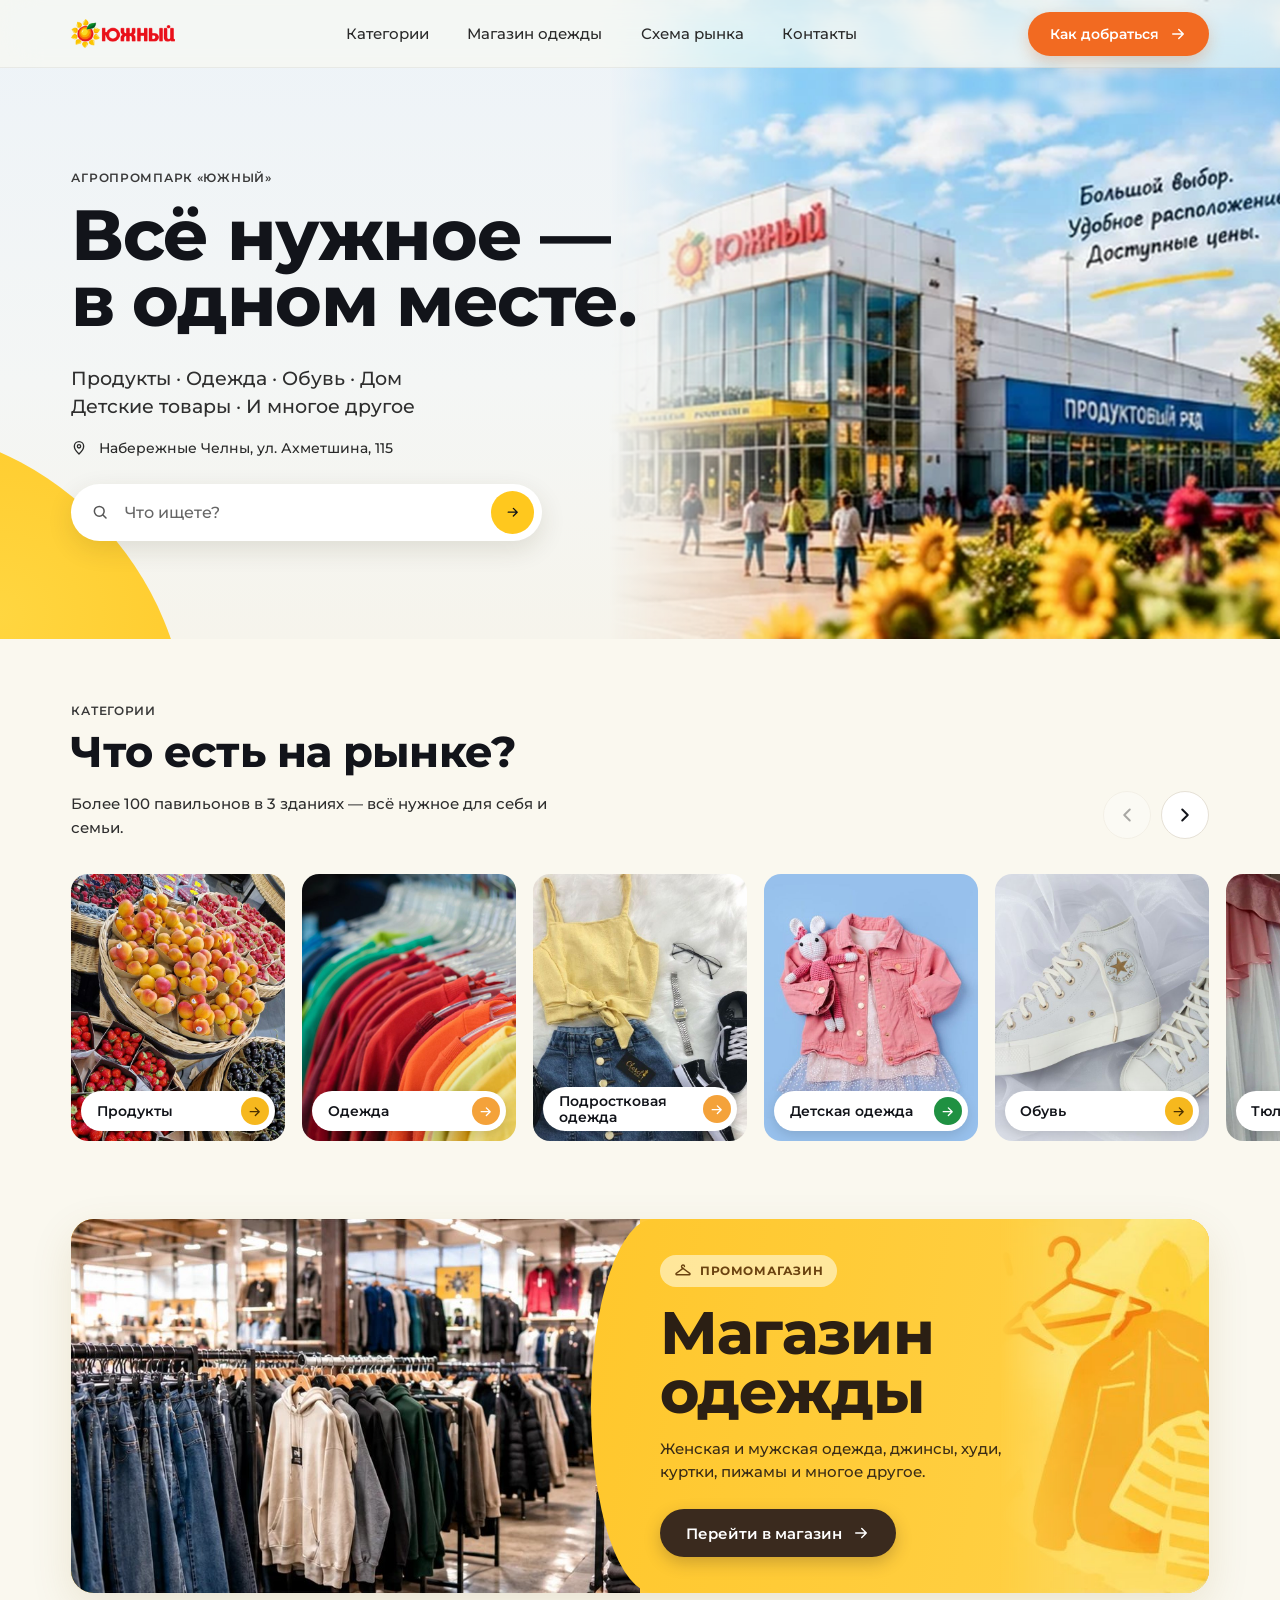
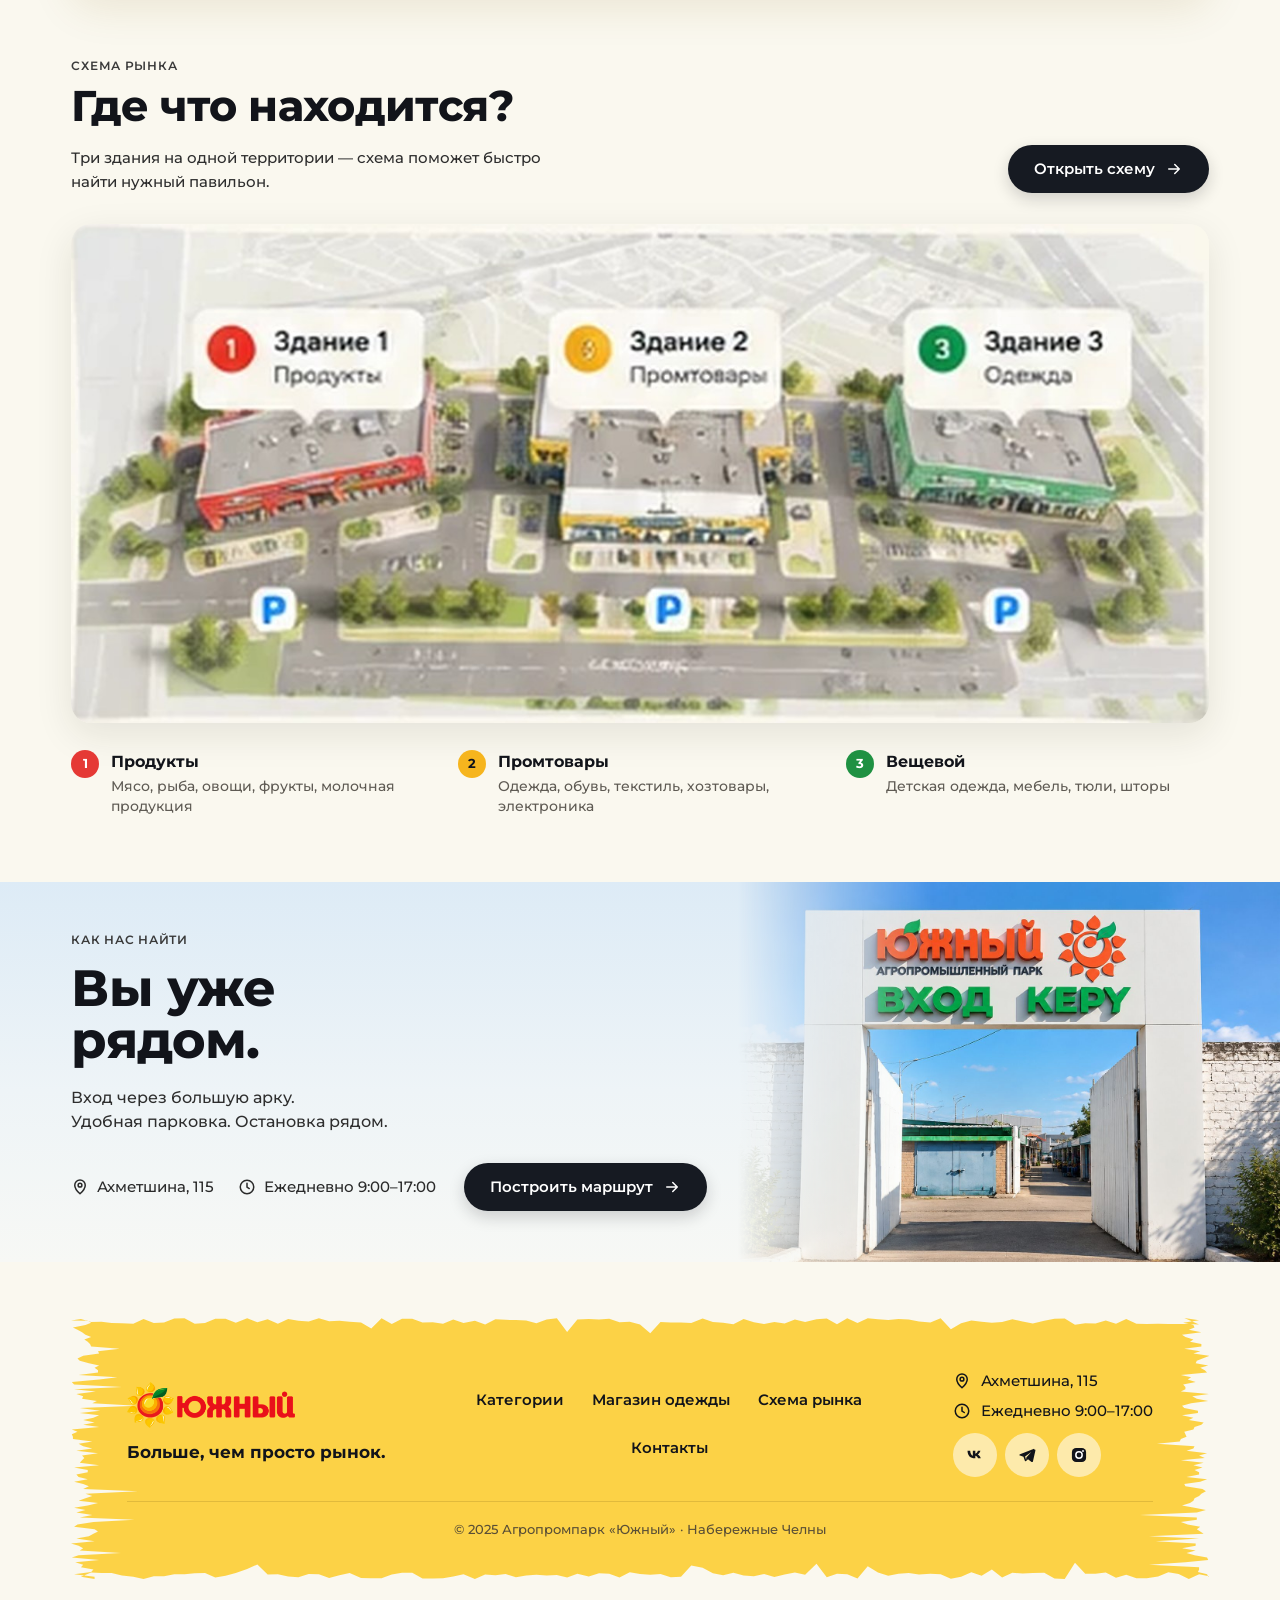
<file: index.html>
<!doctype html>
<html lang="ru">
<head>
  <meta charset="utf-8">
  <meta name="viewport" content="width=device-width, initial-scale=1">
  <title>Агропромпарк «Южный» — всё нужное в одном месте</title>
  <meta name="description" content="Агропромпарк «Южный»: продукты, одежда, обувь, товары для дома и детей. Набережные Челны, ул. Ахметшина, 115. Ежедневно 9:00–17:00.">
  <link rel="icon" type="image/png" href="assets/img/favicon.png">
  <link rel="apple-touch-icon" href="assets/img/favicon.png">
  <link rel="preconnect" href="https://fonts.googleapis.com">
  <link rel="preconnect" href="https://fonts.gstatic.com" crossorigin>
  <link href="https://fonts.googleapis.com/css2?family=Montserrat:wght@400..900&display=swap" rel="stylesheet">
  <link rel="stylesheet" href="assets/css/masks.css">
  <link rel="stylesheet" href="assets/css/base.css">
  <link rel="stylesheet" href="assets/css/home.css">
</head>
<body class="home">

<!--SPRITE:start-->
  <svg width="0" height="0" style="position:absolute" aria-hidden="true">
    <defs>
      <symbol id="i-arrow" viewBox="0 0 24 24"><path d="M5 12h14M13 6l6 6-6 6" fill="none" stroke="currentColor" stroke-width="2" stroke-linecap="round" stroke-linejoin="round"/></symbol>
      <symbol id="i-chev" viewBox="0 0 24 24"><path d="M9 6l6 6-6 6" fill="none" stroke="currentColor" stroke-width="2.4" stroke-linecap="round" stroke-linejoin="round"/></symbol>
      <symbol id="i-chev-l" viewBox="0 0 24 24"><path d="M15 6l-6 6 6 6" fill="none" stroke="currentColor" stroke-width="2.2" stroke-linecap="round" stroke-linejoin="round"/></symbol>
      <symbol id="i-pin" viewBox="0 0 24 24"><path d="M12 21s-7-6.2-7-11.5A7 7 0 0 1 19 9.5C19 14.8 12 21 12 21z" fill="none" stroke="currentColor" stroke-width="2" stroke-linejoin="round"/><circle cx="12" cy="9.5" r="2.5" fill="none" stroke="currentColor" stroke-width="2"/></symbol>
      <symbol id="i-pin-fill" viewBox="0 0 24 24"><path d="M12 22s-7.5-6.5-7.5-12.3a7.5 7.5 0 0 1 15 0C19.5 15.5 12 22 12 22z" fill="currentColor"/><circle cx="12" cy="9.7" r="2.8" fill="#fff"/></symbol>
      <symbol id="i-clock" viewBox="0 0 24 24"><circle cx="12" cy="12" r="9" fill="none" stroke="currentColor" stroke-width="2"/><path d="M12 7v5l3 2" fill="none" stroke="currentColor" stroke-width="2" stroke-linecap="round"/></symbol>
      <symbol id="i-route" viewBox="0 0 24 24"><circle cx="6" cy="18" r="2.5" fill="none" stroke="currentColor" stroke-width="2"/><circle cx="18" cy="6" r="2.5" fill="none" stroke="currentColor" stroke-width="2"/><path d="M8.5 18H16a3 3 0 0 0 0-6H8a3 3 0 0 1 0-6h7.5" fill="none" stroke="currentColor" stroke-width="2" stroke-linecap="round"/></symbol>
      <symbol id="i-nav" viewBox="0 0 24 24"><circle cx="12" cy="12" r="9.5" fill="none" stroke="currentColor" stroke-width="2"/><path d="M16.5 7.5l-3 9-2-4-4-2z" fill="none" stroke="currentColor" stroke-width="1.8" stroke-linejoin="round"/></symbol>
      <symbol id="i-phone" viewBox="0 0 24 24"><path d="M6.6 3.5h2.6l1.5 4-2 1.3a11 11 0 0 0 6.5 6.5l1.3-2 4 1.5v2.6a2 2 0 0 1-2.2 2A16.5 16.5 0 0 1 4.6 5.7a2 2 0 0 1 2-2.2z" fill="none" stroke="currentColor" stroke-width="1.9" stroke-linejoin="round"/></symbol>
      <symbol id="i-wa" viewBox="0 0 24 24"><path d="M12 2.5A9.5 9.5 0 0 0 3.8 16.8L2.5 21.5l4.8-1.3A9.5 9.5 0 1 0 12 2.5z" fill="none" stroke="currentColor" stroke-width="1.8" stroke-linejoin="round"/><path d="M8.7 7.6c.3-.6.6-.6 1-.6h.6c.2 0 .4.1.6.5l.8 1.9c.1.3 0 .6-.2.8l-.6.7c-.2.2-.2.4 0 .7a7.4 7.4 0 0 0 3.5 3c.3.1.5.1.7-.1l.8-1c.2-.3.5-.3.8-.2l1.8.9c.3.1.4.3.4.6 0 .5-.2 1.4-1 1.9-.8.5-1.9.6-3.7-.1a10.3 10.3 0 0 1-5-4.5c-.7-1.3-.8-2.4-.5-3.2z" fill="currentColor"/></symbol>
      <symbol id="i-heart" viewBox="0 0 24 24"><path d="M12 20s-7.5-4.6-7.5-10.2A4.3 4.3 0 0 1 12 7.2a4.3 4.3 0 0 1 7.5 2.6C19.5 15.4 12 20 12 20z" fill="none" stroke="currentColor" stroke-width="1.6" stroke-linejoin="round"/></symbol>
      <symbol id="i-menu" viewBox="0 0 24 24"><path d="M4 7h16M4 12h16M4 17h16" stroke="currentColor" stroke-width="2" stroke-linecap="round"/></symbol>
      <symbol id="i-close" viewBox="0 0 24 24"><path d="M6 6l12 12M18 6L6 18" stroke="currentColor" stroke-width="2" stroke-linecap="round"/></symbol>
      <symbol id="i-vk" viewBox="0 0 24 24"><path d="M3 7h3.2c.2 3.9 1.9 5.6 3.2 5.9V7h3v3.4c1.3-.1 2.6-1.6 3.1-3.4h3c-.5 2.2-2.1 3.8-3.2 4.5 1.1.5 2.9 1.9 3.6 4.5h-3.3c-.6-1.7-1.9-3-3.2-3.1V16h-.4C6.300 16 3.2 13 3 7z" fill="currentColor"/></symbol>
      <symbol id="i-tg" viewBox="0 0 24 24"><path d="M20.5 4.5L3.6 11c-.9.4-.9 1.4 0 1.7l4.200 1.3 1.6 5c.2.6 1 .8 1.5.300l2.300-2.200 4.300 3.200c.6.4 1.400.1 1.600-.6l3-13.100c.2-.9-.6-1.600-1.600-1.100zM9.700 13.800l7.400-5.400-5.900 6.600-.3 2.900z" fill="currentColor"/></symbol>
      <symbol id="i-ig" viewBox="0 0 24 24"><rect x="3.5" y="3.5" width="17" height="17" rx="5" fill="currentColor"/><circle cx="12" cy="12" r="3.8" fill="none" stroke="#fff" stroke-width="1.8"/><circle cx="16.8" cy="7.2" r="1.1" fill="#fff"/></symbol>
      <symbol id="i-chev-r" viewBox="0 0 24 24"><path d="M9 6l6 6-6 6" fill="none" stroke="currentColor" stroke-width="2.2" stroke-linecap="round" stroke-linejoin="round"/></symbol>
      <symbol id="i-hanger" viewBox="0 0 24 24"><path d="M12 8.5V8a2 2 0 1 1 2-2M12 8.5 3 15.2a1 1 0 0 0 .6 1.8h16.8a1 1 0 0 0 .6-1.8L12 8.5z" fill="none" stroke="currentColor" stroke-width="1.8" stroke-linecap="round" stroke-linejoin="round"/></symbol>
      <symbol id="i-search" viewBox="0 0 24 24"><circle cx="11" cy="11" r="6.5" fill="none" stroke="currentColor" stroke-width="2"/><path d="M16 16l4 4" stroke="currentColor" stroke-width="2" stroke-linecap="round"/></symbol>
    </defs>
  </svg>
<!--SPRITE:end-->

<!--MENU:start-->
  <div class="menu" id="menu" hidden>
    <div class="menu__top">
      <a class="menu__logo" href="index.html"><img src="assets/img/logo.png" alt="Южный" width="1194" height="329"></a>
      <button class="menu__close" type="button" aria-label="Закрыть меню" data-menu-close><svg><use href="#i-close"/></svg></button>
    </div>
    <nav class="menu__list" aria-label="Меню">
      <a href="#categories" data-menu-close>Категории <svg><use href="#i-chev"/></svg></a>
      <a href="odezhda.html" data-menu-close>Магазин одежды <svg><use href="#i-chev"/></svg></a>
      <a href="#map" data-menu-close>Схема рынка <svg><use href="#i-chev"/></svg></a>
      <a href="#contacts" data-menu-close>Контакты <svg><use href="#i-chev"/></svg></a>
    </nav>
    <a class="btn btn--orange menu__cta" href="#route" data-menu-close><svg class="ic"><use href="#i-route"/></svg>Как добраться<svg class="ic"><use href="#i-arrow"/></svg></a>
    <p class="menu__meta">Ахметшина, 115 · Ежедневно 9:00–17:00</p>
  </div>
<!--MENU:end-->

  <div class="page" id="top">

<!--HEADER:start-->
    <header class="hdr" data-hdr>
      <div class="hdr__in">
        <a class="hdr__logo" href="index.html" aria-label="Южный — на главную">
          <img src="assets/img/logo.png" alt="Южный" width="1194" height="329">
        </a>
        <nav class="hdr__nav" aria-label="Основное меню">
          <a href="#categories">Категории</a>
          <a href="odezhda.html">Магазин одежды</a>
          <a href="#map">Схема рынка</a>
          <a href="#contacts">Контакты</a>
        </nav>
        <a class="btn btn--orange hdr__cta" href="#route">Как добраться <svg class="ic"><use href="#i-arrow"/></svg></a>
        <button class="hdr__burger" type="button" aria-label="Открыть меню" aria-controls="menu" aria-expanded="false" data-menu-open>
          <svg><use href="#i-menu"/></svg>
        </button>
      </div>
    </header>
<!--HEADER:end-->

    <main>
      <!-- ===== Первый экран ===== -->
      <section class="hero" id="search">
        <div class="frame hero__in">
          <picture>
            <source media="(max-width: 1023px)" srcset="assets/img/home/hero-m.jpg">
            <img class="hero__photo" src="assets/img/home/hero.jpg" alt="Здание агропромпарка «Южный» с подсолнухами у входа">
          </picture>
          <span class="hero__sun" aria-hidden="true"></span>
          <div class="hero__text">
            <p class="kicker">Агропромпарк «Южный»</p>
            <h1 class="hero__title">Всё нужное —<br>в&nbsp;одном месте.</h1>
            <p class="hero__lead">Продукты · Одежда · Обувь · Дом<br>Детские товары · И многое другое</p>
            <p class="addr"><svg><use href="#i-pin"/></svg>Набережные Челны, ул. Ахметшина, 115</p>
            <form class="search" role="search" data-search>
              <svg class="search__ic"><use href="#i-search"/></svg>
              <input type="search" name="q" placeholder="Что ищете?" aria-label="Что ищете?" autocomplete="off">
              <button type="submit" aria-label="Найти"><svg><use href="#i-arrow"/></svg></button>
            </form>
          </div>
        </div>
      </section>

      <!-- ===== Категории ===== -->
      <section class="cats sec" id="categories">
        <div class="frame cats__in">
          <div class="sec__head">
            <div>
              <p class="kicker">Категории</p>
              <h2 class="h2">Что есть на рынке?</h2>
              <p class="sec__lead">Более 100 павильонов в 3 зданиях — всё нужное для себя и семьи.</p>
            </div>
            <div class="cats__nav">
              <button class="round-btn" type="button" data-carousel-prev aria-label="Назад"><svg><use href="#i-chev-l"/></svg></button>
              <button class="round-btn" type="button" data-carousel-next aria-label="Вперёд"><svg><use href="#i-chev-r"/></svg></button>
            </div>
          </div>
        </div>
        <div class="carousel" data-carousel>
          <ul class="carousel__track" data-carousel-track>
            <li><a class="cc" href="#" data-q="продукты еда мясо рыба овощи фрукты молоко"><img src="assets/img/cat/produkty.jpg" alt="" loading="lazy" width="640" height="800"><span class="pill">Продукты <i class="pill__go go--amber"><svg><use href="#i-arrow"/></svg></i></span></a></li>
            <li><a class="cc" href="odezhda.html" data-q="одежда женская мужская джинсы худи куртки пижамы"><img src="assets/img/cat/odezhda.jpg" alt="" loading="lazy" width="640" height="800"><span class="pill">Одежда <i class="pill__go go--orange"><svg><use href="#i-arrow"/></svg></i></span></a></li>
            <li><a class="cc" href="#" data-q="подростковая одежда"><img src="assets/img/cat/podrostkovaya.jpg" alt="" loading="lazy" width="640" height="800"><span class="pill">Подростковая одежда <i class="pill__go go--orange"><svg><use href="#i-arrow"/></svg></i></span></a></li>
            <li><a class="cc" href="#" data-q="детская одежда дети"><img src="assets/img/cat/detskaya.jpg" alt="" loading="lazy" width="640" height="800"><span class="pill">Детская одежда <i class="pill__go go--green"><svg><use href="#i-arrow"/></svg></i></span></a></li>
            <li><a class="cc" href="#" data-q="обувь кеды кроссовки ботинки"><img src="assets/img/cat/obuv.jpg" alt="" loading="lazy" width="640" height="800"><span class="pill">Обувь <i class="pill__go go--amber"><svg><use href="#i-arrow"/></svg></i></span></a></li>
            <li><a class="cc" href="#" data-q="тюли шторы карнизы текстиль дом"><img src="assets/img/cat/tyuli.jpg" alt="" loading="lazy" width="640" height="800"><span class="pill">Тюли и шторы <i class="pill__go go--green"><svg><use href="#i-arrow"/></svg></i></span></a></li>
            <li><a class="cc" href="#" data-q="хозтовары бытовая химия посуда дом"><img src="assets/img/cat/hoztovary.jpg" alt="" loading="lazy" width="640" height="800"><span class="pill">Хозтовары и химия <i class="pill__go go--blue"><svg><use href="#i-arrow"/></svg></i></span></a></li>
            <li><a class="cc" href="#" data-q="электроника электрика лампы техника"><img src="assets/img/cat/elektro.jpg" alt="" loading="lazy" width="640" height="800"><span class="pill">Электроника <i class="pill__go go--blue"><svg><use href="#i-arrow"/></svg></i></span></a></li>
            <li><a class="cc" href="#" data-q="инструменты"><img src="assets/img/cat/instrumenty.jpg" alt="" loading="lazy" width="640" height="800"><span class="pill">Инструменты <i class="pill__go go--orange"><svg><use href="#i-arrow"/></svg></i></span></a></li>
            <li><a class="cc" href="#" data-q="военторг камуфляж спецодежда"><img src="assets/img/cat/voentorg.jpg" alt="" loading="lazy" width="640" height="800"><span class="pill">Военторг <i class="pill__go go--green"><svg><use href="#i-arrow"/></svg></i></span></a></li>
            <li><a class="cc" href="#" data-q="турецкая бытовая химия"><img src="assets/img/cat/turetskoe.jpg" alt="" loading="lazy" width="640" height="800"><span class="pill">Турецкая химия <i class="pill__go go--blue"><svg><use href="#i-arrow"/></svg></i></span></a></li>
            <li><a class="cc" href="#" data-q="игрушки детские товары дети"><img src="assets/img/cat/igrushki.jpg" alt="" loading="lazy" width="640" height="800"><span class="pill">Игрушки <i class="pill__go go--amber"><svg><use href="#i-arrow"/></svg></i></span></a></li>
            <li><a class="cc" href="#" data-q="комбикорм корм животные птица"><img src="assets/img/cat/kombikorm.jpg" alt="" loading="lazy" width="640" height="800"><span class="pill">Комбикорм <i class="pill__go go--green"><svg><use href="#i-arrow"/></svg></i></span></a></li>
          </ul>
        </div>
        <p class="cats__empty" data-search-empty hidden>Такой категории пока нет на сайте — спросите в администрации рынка: <a href="tel:+78552473035">+7 (8552) 47-30-35</a></p>
      </section>

      <!-- ===== Промо: Магазин одежды ===== -->
      <section class="promo sec" aria-label="Магазин одежды">
        <div class="frame">
          <a class="promo__card" href="odezhda.html">
            <img class="promo__photo" src="assets/img/promo-odezhda.jpg" alt="Магазин одежды: джинсы, худи и куртки на вешалках" loading="lazy">
            <span class="promo__body">
              <img class="promo__decor" src="assets/img/promo-decor.jpg" alt="" aria-hidden="true" loading="lazy">
              <span class="promo__tag"><svg><use href="#i-hanger"/></svg>Промомагазин</span>
              <span class="promo__title">Магазин<br>одежды</span>
              <span class="promo__lead">Женская и мужская одежда, джинсы, худи, куртки, пижамы и многое другое.</span>
              <span class="btn btn--brown promo__btn">Перейти в магазин <svg class="ic"><use href="#i-arrow"/></svg></span>
            </span>
          </a>
        </div>
      </section>

      <!-- ===== Схема рынка ===== -->
      <section class="map sec" id="map">
        <div class="frame map__in">
          <div class="sec__head">
            <div>
              <p class="kicker">Схема рынка</p>
              <h2 class="h2">Где что находится?</h2>
              <p class="sec__lead">Три здания на одной территории — схема поможет быстро найти нужный павильон.</p>
            </div>
            <a class="btn btn--dark map__btn" href="assets/img/plan.jpg" target="_blank">Открыть схему <svg class="ic"><use href="#i-arrow"/></svg></a>
          </div>
          <div class="map__img">
            <img src="assets/img/home/map.jpg" alt="Схема рынка: здание 1 — продукты, здание 2 — промтовары, здание 3 — одежда" loading="lazy">
          </div>
          <ol class="legend">
            <li><i class="legend__n n--red">1</i><b>Продукты</b><span>Мясо, рыба, овощи, фрукты, молочная продукция</span></li>
            <li><i class="legend__n n--yellow">2</i><b>Промтовары</b><span>Одежда, обувь, текстиль, хозтовары, электроника</span></li>
            <li><i class="legend__n n--green">3</i><b>Вещевой</b><span>Детская одежда, мебель, тюли, шторы</span></li>
          </ol>
        </div>
      </section>

      <!-- ===== Как добраться ===== -->
      <section class="near" id="route">
        <div class="frame near__in">
          <img class="near__photo" src="assets/img/entrance.jpg" alt="Белая арка «Южный» — вход на территорию рынка" loading="lazy">
          <div class="near__text">
            <p class="kicker">Как нас найти</p>
            <h2 class="h2 near__title"><span class="d-only">Вы уже<br>рядом.</span><span class="m-only">Как добраться?</span></h2>
            <p class="near__lead">Вход через большую арку.<br>Удобная парковка. Остановка рядом.</p>
            <div class="near__row">
              <ul class="near__info">
                <li><svg><use href="#i-pin"/></svg>Ахметшина, 115</li>
                <li><svg><use href="#i-clock"/></svg>Ежедневно 9:00–17:00</li>
              </ul>
              <a class="btn btn--dark near__btn" href="https://yandex.ru/maps/?text=%D0%9D%D0%B0%D0%B1%D0%B5%D1%80%D0%B5%D0%B6%D0%BD%D1%8B%D0%B5%20%D0%A7%D0%B5%D0%BB%D0%BD%D1%8B%2C%20%D0%90%D1%85%D0%BC%D0%B5%D1%82%D1%88%D0%B8%D0%BD%D0%B0%2C%20115" target="_blank" rel="noopener">Построить маршрут <svg class="ic"><use href="#i-arrow"/></svg></a>
            </div>
          </div>
        </div>
      </section>
    </main>

<!--FOOTER:start-->
    <footer class="ftr" id="contacts">
      <div class="ftr__card">
        <div class="ftr__brand">
          <a class="ftr__logo" href="index.html"><img src="assets/img/logo.png" alt="Южный" width="1194" height="329"></a>
          <p class="ftr__slogan">Больше, чем просто рынок.</p>
        </div>
        <nav class="ftr__nav" aria-label="Меню в подвале">
          <a href="#categories">Категории</a>
          <a href="odezhda.html">Магазин одежды</a>
          <a href="#map">Схема рынка</a>
          <a href="#contacts">Контакты</a>
        </nav>
        <div class="ftr__contacts">
          <p><svg><use href="#i-pin"/></svg>Ахметшина, 115</p>
          <p><svg><use href="#i-clock"/></svg>Ежедневно 9:00–17:00</p>
          <div class="ftr__soc">
            <a href="#" aria-label="ВКонтакте"><svg><use href="#i-vk"/></svg></a>
            <a href="#" aria-label="Telegram"><svg><use href="#i-tg"/></svg></a>
            <a href="#" aria-label="Instagram"><svg><use href="#i-ig"/></svg></a>
          </div>
        </div>
        <p class="ftr__info">© 2025 Агропромпарк «Южный» · Набережные Челны</p>
      </div>
    </footer>
<!--FOOTER:end-->
  </div>

  <script src="assets/js/main.js"></script>
</body>
</html>
</file>
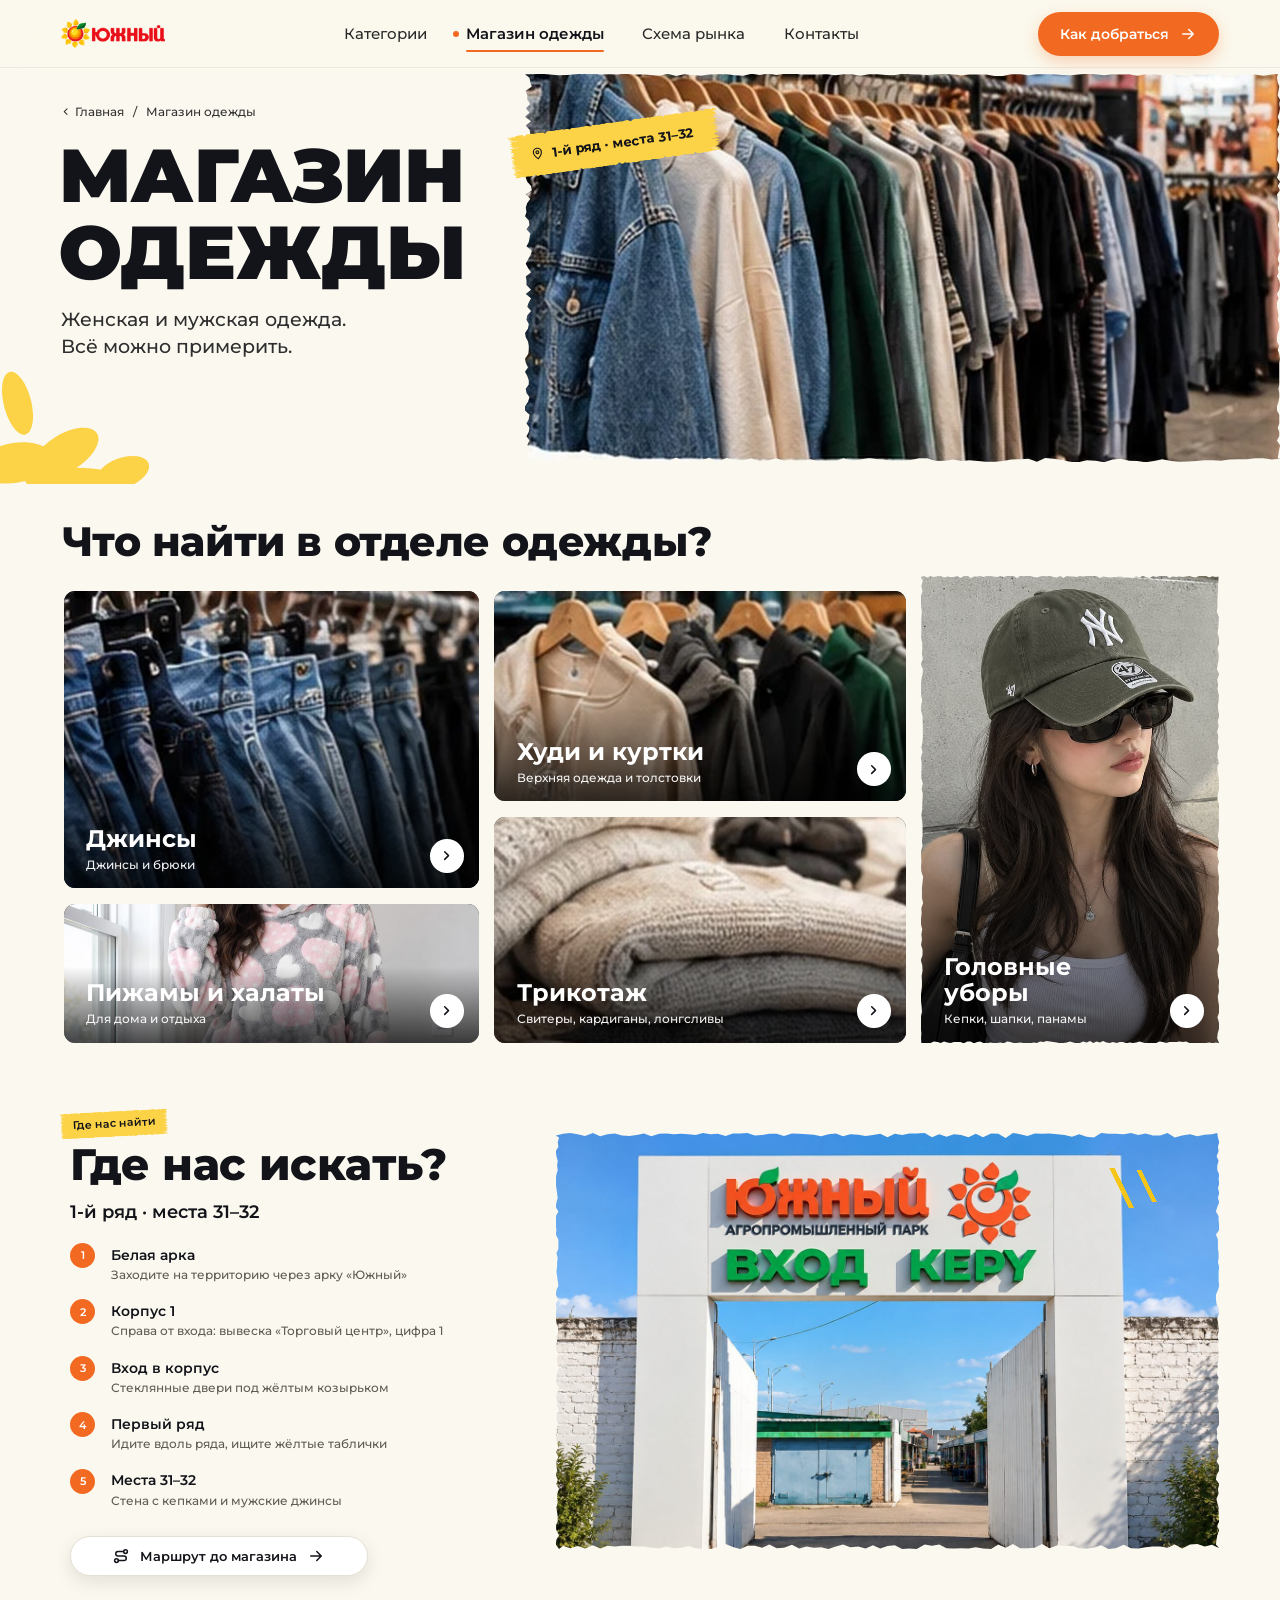
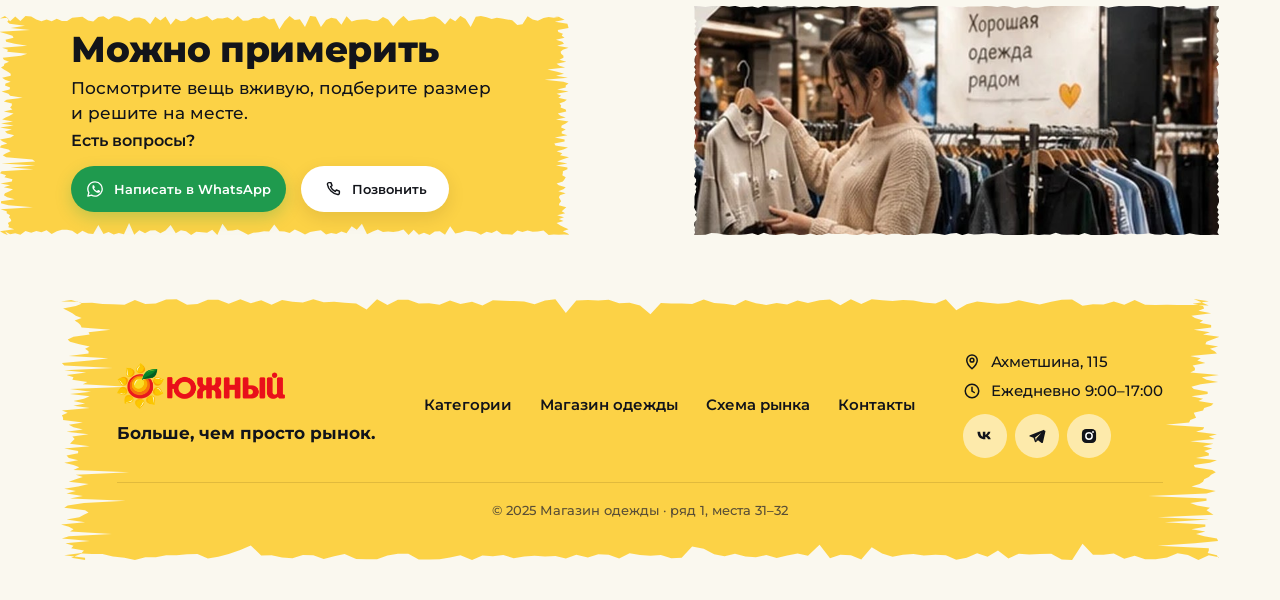
<file: odezhda.html>
<!doctype html>
<html lang="ru">
<head>
  <meta charset="utf-8">
  <meta name="viewport" content="width=device-width, initial-scale=1">
  <title>Магазин одежды — Южный</title>
  <meta name="description" content="Магазин одежды на рынке «Южный»: женская и мужская одежда, всё можно примерить. 1-й ряд, места 31–32.">
  <link rel="icon" type="image/png" href="assets/img/favicon.png">
  <link rel="apple-touch-icon" href="assets/img/favicon.png">
  <link rel="preconnect" href="https://fonts.googleapis.com">
  <link rel="preconnect" href="https://fonts.gstatic.com" crossorigin>
  <link href="https://fonts.googleapis.com/css2?family=Montserrat:wght@400..900&display=swap" rel="stylesheet">
  <link rel="stylesheet" href="assets/css/masks.css">
  <link rel="stylesheet" href="assets/css/base.css">
  <link rel="stylesheet" href="assets/css/odezhda.css">
</head>
<body>

<!--SPRITE:start-->
  <svg width="0" height="0" style="position:absolute" aria-hidden="true">
    <defs>
      <symbol id="i-arrow" viewBox="0 0 24 24"><path d="M5 12h14M13 6l6 6-6 6" fill="none" stroke="currentColor" stroke-width="2" stroke-linecap="round" stroke-linejoin="round"/></symbol>
      <symbol id="i-chev" viewBox="0 0 24 24"><path d="M9 6l6 6-6 6" fill="none" stroke="currentColor" stroke-width="2.4" stroke-linecap="round" stroke-linejoin="round"/></symbol>
      <symbol id="i-chev-l" viewBox="0 0 24 24"><path d="M15 6l-6 6 6 6" fill="none" stroke="currentColor" stroke-width="2.2" stroke-linecap="round" stroke-linejoin="round"/></symbol>
      <symbol id="i-pin" viewBox="0 0 24 24"><path d="M12 21s-7-6.2-7-11.5A7 7 0 0 1 19 9.5C19 14.8 12 21 12 21z" fill="none" stroke="currentColor" stroke-width="2" stroke-linejoin="round"/><circle cx="12" cy="9.5" r="2.5" fill="none" stroke="currentColor" stroke-width="2"/></symbol>
      <symbol id="i-pin-fill" viewBox="0 0 24 24"><path d="M12 22s-7.5-6.5-7.5-12.3a7.5 7.5 0 0 1 15 0C19.5 15.5 12 22 12 22z" fill="currentColor"/><circle cx="12" cy="9.7" r="2.8" fill="#fff"/></symbol>
      <symbol id="i-clock" viewBox="0 0 24 24"><circle cx="12" cy="12" r="9" fill="none" stroke="currentColor" stroke-width="2"/><path d="M12 7v5l3 2" fill="none" stroke="currentColor" stroke-width="2" stroke-linecap="round"/></symbol>
      <symbol id="i-route" viewBox="0 0 24 24"><circle cx="6" cy="18" r="2.5" fill="none" stroke="currentColor" stroke-width="2"/><circle cx="18" cy="6" r="2.5" fill="none" stroke="currentColor" stroke-width="2"/><path d="M8.5 18H16a3 3 0 0 0 0-6H8a3 3 0 0 1 0-6h7.5" fill="none" stroke="currentColor" stroke-width="2" stroke-linecap="round"/></symbol>
      <symbol id="i-nav" viewBox="0 0 24 24"><circle cx="12" cy="12" r="9.5" fill="none" stroke="currentColor" stroke-width="2"/><path d="M16.5 7.5l-3 9-2-4-4-2z" fill="none" stroke="currentColor" stroke-width="1.8" stroke-linejoin="round"/></symbol>
      <symbol id="i-phone" viewBox="0 0 24 24"><path d="M6.6 3.5h2.6l1.5 4-2 1.3a11 11 0 0 0 6.5 6.5l1.3-2 4 1.5v2.6a2 2 0 0 1-2.2 2A16.5 16.5 0 0 1 4.6 5.7a2 2 0 0 1 2-2.2z" fill="none" stroke="currentColor" stroke-width="1.9" stroke-linejoin="round"/></symbol>
      <symbol id="i-wa" viewBox="0 0 24 24"><path d="M12 2.5A9.5 9.5 0 0 0 3.8 16.8L2.5 21.5l4.8-1.3A9.5 9.5 0 1 0 12 2.5z" fill="none" stroke="currentColor" stroke-width="1.8" stroke-linejoin="round"/><path d="M8.7 7.6c.3-.6.6-.6 1-.6h.6c.2 0 .4.1.6.5l.8 1.9c.1.3 0 .6-.2.8l-.6.7c-.2.2-.2.4 0 .7a7.4 7.4 0 0 0 3.5 3c.3.1.5.1.7-.1l.8-1c.2-.3.5-.3.8-.2l1.8.9c.3.1.4.3.4.6 0 .5-.2 1.4-1 1.9-.8.5-1.9.6-3.7-.1a10.3 10.3 0 0 1-5-4.5c-.7-1.3-.8-2.4-.5-3.2z" fill="currentColor"/></symbol>
      <symbol id="i-heart" viewBox="0 0 24 24"><path d="M12 20s-7.5-4.6-7.5-10.2A4.3 4.3 0 0 1 12 7.2a4.3 4.3 0 0 1 7.5 2.6C19.5 15.4 12 20 12 20z" fill="none" stroke="currentColor" stroke-width="1.6" stroke-linejoin="round"/></symbol>
      <symbol id="i-menu" viewBox="0 0 24 24"><path d="M4 7h16M4 12h16M4 17h16" stroke="currentColor" stroke-width="2" stroke-linecap="round"/></symbol>
      <symbol id="i-close" viewBox="0 0 24 24"><path d="M6 6l12 12M18 6L6 18" stroke="currentColor" stroke-width="2" stroke-linecap="round"/></symbol>
      <symbol id="i-vk" viewBox="0 0 24 24"><path d="M3 7h3.2c.2 3.9 1.9 5.6 3.2 5.9V7h3v3.4c1.3-.1 2.6-1.6 3.1-3.4h3c-.5 2.2-2.1 3.8-3.2 4.5 1.1.5 2.9 1.9 3.6 4.5h-3.3c-.6-1.7-1.9-3-3.2-3.1V16h-.4C6.300 16 3.2 13 3 7z" fill="currentColor"/></symbol>
      <symbol id="i-tg" viewBox="0 0 24 24"><path d="M20.5 4.5L3.6 11c-.9.4-.9 1.4 0 1.7l4.200 1.3 1.6 5c.2.6 1 .8 1.5.300l2.300-2.200 4.300 3.200c.6.4 1.400.1 1.600-.6l3-13.100c.2-.9-.6-1.600-1.600-1.100zM9.700 13.800l7.400-5.400-5.900 6.600-.3 2.900z" fill="currentColor"/></symbol>
      <symbol id="i-ig" viewBox="0 0 24 24"><rect x="3.5" y="3.5" width="17" height="17" rx="5" fill="currentColor"/><circle cx="12" cy="12" r="3.8" fill="none" stroke="#fff" stroke-width="1.8"/><circle cx="16.8" cy="7.2" r="1.1" fill="#fff"/></symbol>
      <symbol id="i-chev-r" viewBox="0 0 24 24"><path d="M9 6l6 6-6 6" fill="none" stroke="currentColor" stroke-width="2.2" stroke-linecap="round" stroke-linejoin="round"/></symbol>
      <symbol id="i-hanger" viewBox="0 0 24 24"><path d="M12 8.5V8a2 2 0 1 1 2-2M12 8.5 3 15.2a1 1 0 0 0 .6 1.8h16.8a1 1 0 0 0 .6-1.8L12 8.5z" fill="none" stroke="currentColor" stroke-width="1.8" stroke-linecap="round" stroke-linejoin="round"/></symbol>
      <symbol id="i-search" viewBox="0 0 24 24"><circle cx="11" cy="11" r="6.5" fill="none" stroke="currentColor" stroke-width="2"/><path d="M16 16l4 4" stroke="currentColor" stroke-width="2" stroke-linecap="round"/></symbol>
    </defs>
  </svg>
<!--SPRITE:end-->

<!--MENU:start-->
  <div class="menu" id="menu" hidden>
    <div class="menu__top">
      <a class="menu__logo" href="index.html"><img src="assets/img/logo.png" alt="Южный" width="1194" height="329"></a>
      <button class="menu__close" type="button" aria-label="Закрыть меню" data-menu-close><svg><use href="#i-close"/></svg></button>
    </div>
    <nav class="menu__list" aria-label="Меню">
      <a href="index.html#categories" data-menu-close>Категории <svg><use href="#i-chev"/></svg></a>
      <a href="#top" class="is-active" aria-current="page" data-menu-close>Магазин одежды <svg><use href="#i-chev"/></svg></a>
      <a href="index.html#map" data-menu-close>Схема рынка <svg><use href="#i-chev"/></svg></a>
      <a href="#contacts" data-menu-close>Контакты <svg><use href="#i-chev"/></svg></a>
    </nav>
    <a class="btn btn--orange menu__cta" href="#where" data-menu-close><svg class="ic"><use href="#i-route"/></svg>Как добраться<svg class="ic"><use href="#i-arrow"/></svg></a>
    <p class="menu__meta">Ахметшина, 115 · Ежедневно 9:00–17:00</p>
  </div>
<!--MENU:end-->

  <div class="page" id="top">

<!--HEADER:start-->
    <header class="hdr" data-hdr>
      <div class="hdr__in">
        <a class="hdr__logo" href="index.html" aria-label="Южный — на главную">
          <img src="assets/img/logo.png" alt="Южный" width="1194" height="329">
        </a>
        <nav class="hdr__nav" aria-label="Основное меню">
          <a href="index.html#categories">Категории</a>
          <a href="#top" class="is-active" aria-current="page">Магазин одежды</a>
          <a href="index.html#map">Схема рынка</a>
          <a href="#contacts">Контакты</a>
        </nav>
        <a class="btn btn--orange hdr__cta" href="#where">Как добраться <svg class="ic"><use href="#i-arrow"/></svg></a>
        <button class="hdr__burger" type="button" aria-label="Открыть меню" aria-controls="menu" aria-expanded="false" data-menu-open>
          <svg><use href="#i-menu"/></svg>
        </button>
      </div>
    </header>
<!--HEADER:end-->

    <main>
      <!-- ===== Первый экран ===== -->
      <section class="hero">
        <div class="frame hero__in">
          <nav class="crumbs" aria-label="Хлебные крошки">
            <a href="index.html"><svg><use href="#i-chev-l"/></svg>Главная</a><span>/</span><span>Магазин одежды</span>
          </nav>
          <h1 class="hero__title">Магазин<br>одежды</h1>
          <p class="hero__lead">Женская и мужская одежда.<br>Всё можно примерить.</p>
          <div class="hero__media">
            <img class="torn torn--b" src="assets/img/hero.jpg" alt="Ряды с джинсами и куртками в магазине одежды">
            <span class="tag"><svg><use href="#i-pin"/></svg>1-й ряд · места 31–32</span>
          </div>
          <span class="splash splash--a" aria-hidden="true"></span>
          <span class="splash splash--b" aria-hidden="true"></span>
        </div>
      </section>

      <!-- ===== Категории ===== -->
      <section class="cats">
        <div class="frame cats__in">
          <h2 class="h2 cats__title">Что найти <br class="m-br">в отделе <br class="m-br2">одежды?</h2>
          <div class="cats__grid">
            <a class="card card--jeans" href="#where">
              <img src="assets/img/jeans.jpg" alt="" loading="lazy">
              <span class="card__body"><b>Джинсы</b><small>Джинсы и брюки</small></span>
              <span class="card__go"><svg><use href="#i-chev"/></svg></span>
            </a>
            <a class="card card--hoodies" href="#where">
              <img src="assets/img/hoodies.jpg" alt="" loading="lazy">
              <span class="card__body"><b>Худи и куртки</b><small>Верхняя одежда и толстовки</small></span>
              <span class="card__go"><svg><use href="#i-chev"/></svg></span>
            </a>
            <a class="card card--knit" href="#where">
              <img src="assets/img/knit.jpg" alt="" loading="lazy">
              <span class="card__body"><b>Трикотаж</b><small>Свитеры, кардиганы, лонгсливы</small></span>
              <span class="card__go"><svg><use href="#i-chev"/></svg></span>
            </a>
            <a class="card card--pajamas" href="#where">
              <img src="assets/img/pajamas.jpg" alt="" loading="lazy">
              <span class="card__body"><b>Пижамы и халаты</b><small>Для дома и отдыха</small></span>
              <span class="card__go"><svg><use href="#i-chev"/></svg></span>
            </a>
            <a class="card card--cap" href="#where">
              <img src="assets/img/cap.jpg" alt="" loading="lazy">
              <span class="card__body"><b>Головные уборы</b><small>Кепки, шапки, панамы</small></span>
              <span class="card__go"><svg><use href="#i-chev"/></svg></span>
            </a>
          </div>
        </div>
      </section>

      <!-- ===== Где нас искать ===== -->
      <section class="where" id="where">
        <div class="frame where__in">
          <div class="where__text">
            <span class="kicker">Где нас найти</span>
            <h2 class="h2 where__title">Где нас <br class="m-br">искать?</h2>
            <p class="where__place"><span class="where__pin"><svg><use href="#i-pin-fill"/></svg></span>1-й ряд · места 31–32</p>
            <ol class="steps">
              <li><b>Белая арка</b><span>Заходите на территорию через арку «Южный»</span></li>
              <li><b>Корпус 1</b><span>Справа от входа: вывеска «Торговый центр», цифра 1</span></li>
              <li><b>Вход в корпус</b><span>Стеклянные двери под жёлтым козырьком</span></li>
              <li><b>Первый ряд</b><span>Идите вдоль ряда, ищите жёлтые таблички</span></li>
              <li><b>Места 31–32</b><span>Стена с кепками и мужские джинсы</span></li>
            </ol>
            <a class="btn btn--ghost where__btn" href="https://yandex.ru/maps/?text=%D0%90%D1%85%D0%BC%D0%B5%D1%82%D1%88%D0%B8%D0%BD%D0%B0%2C%20115" target="_blank" rel="noopener"><svg class="ic"><use href="#i-route"/></svg>Маршрут до магазина<svg class="ic"><use href="#i-arrow"/></svg></a>
          </div>
          <div class="where__media">
            <img class="torn torn--c" src="assets/img/entrance.jpg" alt="Белая арка «Южный» — вход на территорию рынка" loading="lazy">
            <span class="doodle" aria-hidden="true"></span>
          </div>
        </div>
      </section>

      <!-- ===== Вы уже рядом (мобильная версия) ===== -->
      <section class="near" id="near">
        <div class="frame near__in">
          <div class="near__card">
            <h2 class="near__title">Вы уже<br>рядом.</h2>
            <p class="near__lead">Вход через большую арку. Удобная парковка. Остановка рядом.</p>
            <ul class="near__info">
              <li><svg><use href="#i-pin"/></svg>Ахметшина, 115</li>
              <li><svg><use href="#i-clock"/></svg>Ежедневно 9:00–17:00</li>
            </ul>
            <a class="btn btn--orange near__btn" href="https://yandex.ru/maps/?text=%D0%90%D1%85%D0%BC%D0%B5%D1%82%D1%88%D0%B8%D0%BD%D0%B0%2C%20115" target="_blank" rel="noopener"><svg class="ic"><use href="#i-nav"/></svg>Построить маршрут<svg class="ic"><use href="#i-arrow"/></svg></a>
          </div>
          <div class="near__more">
            <a class="more-link" href="index.html#categories">Смотрите другие<br>категории Южного <svg><use href="#i-arrow"/></svg></a>
            <div class="chips">
              <a href="index.html#categories">Продукты</a><a href="index.html#categories">Обувь</a><a href="index.html#categories">Дом и текстиль</a><a href="index.html#categories">Детские товары</a>
            </div>
          </div>
        </div>
      </section>

      <!-- ===== Можно примерить ===== -->
      <section class="try">
        <div class="frame try__in">
          <span class="try__band" aria-hidden="true"></span>
          <div class="try__text">
            <h2 class="h2 try__title">Можно примерить</h2>
            <p class="try__lead">Посмотрите вещь вживую, подберите размер <br class="d-br">и решите на месте.</p>
            <p class="try__q">Есть вопросы?</p>
            <div class="try__btns">
              <a class="btn btn--green" href="https://wa.me/70000000000" target="_blank" rel="noopener"><svg class="ic"><use href="#i-wa"/></svg>Написать в WhatsApp</a>
              <a class="btn btn--white" href="tel:+70000000000"><svg class="ic"><use href="#i-phone"/></svg>Позвонить</a>
            </div>
          </div>
          <picture class="try__media">
            <source media="(max-width: 1023px)" srcset="assets/img/tryon-portrait.jpg">
            <img class="torn torn--a" src="assets/img/tryon.jpg" alt="Девушка выбирает худи в магазине" loading="lazy">
          </picture>
        </div>
      </section>

      <!-- ===== Другие магазины (мобильная версия) ===== -->
      <section class="others">
        <div class="frame others__in">
          <img class="others__top torn torn--c" src="assets/img/tag.jpg" alt="Бирка с логотипом Южного на свитере" loading="lazy">
          <h2 class="h2 others__title">Другие<br>магазины<br>Южного</h2>
          <p class="others__lead">Выбирайте из сотен<br>товаров и категорий.</p>
          <div class="others__grid">
            <a class="mini" href="index.html#categories"><img src="assets/img/cat/produkty.jpg" alt="" loading="lazy"><span>Продукты <svg><use href="#i-arrow"/></svg></span></a>
            <a class="mini" href="index.html#categories"><img src="assets/img/cat/obuv.jpg" alt="" loading="lazy"><span>Обувь <svg><use href="#i-arrow"/></svg></span></a>
            <a class="mini" href="index.html#categories"><img src="assets/img/cat/tyuli.jpg" alt="" loading="lazy"><span>Дом и текстиль <svg><use href="#i-arrow"/></svg></span></a>
            <a class="mini" href="index.html#categories"><img src="assets/img/cat/igrushki.jpg" alt="" loading="lazy"><span>Детские товары <svg><use href="#i-arrow"/></svg></span></a>
          </div>
        </div>
      </section>
    </main>

<!--FOOTER:start-->
    <footer class="ftr" id="contacts">
      <div class="ftr__card">
        <div class="ftr__brand">
          <a class="ftr__logo" href="index.html"><img src="assets/img/logo.png" alt="Южный" width="1194" height="329"></a>
          <p class="ftr__slogan">Больше, чем просто рынок.</p>
        </div>
        <nav class="ftr__nav" aria-label="Меню в подвале">
          <a href="index.html#categories">Категории</a>
          <a href="#top">Магазин одежды</a>
          <a href="index.html#map">Схема рынка</a>
          <a href="#contacts">Контакты</a>
        </nav>
        <div class="ftr__contacts">
          <p><svg><use href="#i-pin"/></svg>Ахметшина, 115</p>
          <p><svg><use href="#i-clock"/></svg>Ежедневно 9:00–17:00</p>
          <div class="ftr__soc">
            <a href="#" aria-label="ВКонтакте"><svg><use href="#i-vk"/></svg></a>
            <a href="#" aria-label="Telegram"><svg><use href="#i-tg"/></svg></a>
            <a href="#" aria-label="Instagram"><svg><use href="#i-ig"/></svg></a>
          </div>
        </div>
        <p class="ftr__info">© 2025 Магазин одежды · ряд 1, места 31–32</p>
      </div>
    </footer>
<!--FOOTER:end-->
  </div>

  <script src="assets/js/main.js"></script>
</body>
</html>
</file>
<file: assets/css/masks.css>
/* Сгенерировано: рваные края фото и мазки кистью (маски) */
:root{
  --torn-a: url("data:image/svg+xml,%3Csvg xmlns='http://www.w3.org/2000/svg' viewBox='0 0 1000 1000' preserveAspectRatio='none'%3E%3Cpath fill='%23000' d='M0 1 L11 2 L22 5 L33 1 L44 0 L56 0 L67 4 L78 0 L89 6 L100 5 L111 3 L122 8 L133 0 L144 3 L156 2 L167 6 L178 1 L189 0 L200 6 L211 3 L222 4 L233 7 L244 2 L256 5 L267 7 L278 3 L289 4 L300 1 L311 0 L322 7 L333 8 L344 6 L356 5 L367 8 L378 4 L389 1 L400 6 L411 7 L422 3 L433 0 L444 0 L456 1 L467 0 L478 4 L489 1 L500 5 L511 7 L522 3 L533 3 L544 3 L556 0 L567 2 L578 5 L589 0 L600 3 L611 9 L622 5 L633 2 L644 8 L656 8 L667 4 L678 1 L689 0 L700 1 L711 1 L722 0 L733 1 L744 0 L756 2 L767 2 L778 1 L789 8 L800 4 L811 0 L822 3 L833 2 L844 0 L856 1 L867 1 L878 5 L889 8 L900 2 L911 2 L922 5 L933 1 L944 7 L956 8 L967 7 L978 2 L989 1 L1000 0 L999 11 L995 22 L995 33 L995 44 L1000 56 L1000 67 L997 78 L996 89 L997 100 L1000 111 L995 122 L996 133 L999 144 L998 156 L995 167 L998 178 L999 189 L1000 200 L995 211 L999 222 L995 233 L998 244 L1000 256 L995 267 L997 278 L998 289 L999 300 L999 311 L999 322 L999 333 L999 344 L998 356 L997 367 L998 378 L997 389 L999 400 L999 411 L1000 422 L999 433 L996 444 L998 456 L997 467 L999 478 L999 489 L996 500 L997 511 L995 522 L997 533 L997 544 L998 556 L998 567 L997 578 L995 589 L997 600 L999 611 L999 622 L1000 633 L1000 644 L996 656 L999 667 L999 678 L996 689 L999 700 L998 711 L995 722 L999 733 L997 744 L999 756 L999 767 L997 778 L1000 789 L997 800 L1000 811 L996 822 L999 833 L1000 844 L1000 856 L998 867 L996 878 L999 889 L997 900 L1000 911 L997 922 L1000 933 L997 944 L1000 956 L1000 967 L998 978 L997 989 L1000 999 L989 998 L978 1000 L967 1000 L956 997 L944 992 L933 998 L922 999 L911 999 L900 993 L889 998 L878 997 L867 992 L856 995 L844 996 L833 993 L822 997 L811 993 L800 996 L789 1000 L778 999 L767 999 L756 999 L744 991 L733 999 L722 997 L711 998 L700 997 L689 990 L678 998 L667 997 L656 1000 L644 995 L633 998 L622 1000 L611 999 L600 1000 L589 999 L578 994 L567 992 L556 993 L544 996 L533 997 L522 993 L511 1000 L500 991 L489 993 L478 999 L467 995 L456 992 L444 994 L433 993 L422 999 L411 999 L400 999 L389 994 L378 994 L367 999 L356 992 L344 995 L333 998 L322 993 L311 999 L300 998 L289 993 L278 995 L267 995 L256 992 L244 998 L233 999 L222 993 L211 998 L200 999 L189 993 L178 993 L167 995 L156 999 L144 997 L133 990 L122 1000 L111 992 L100 996 L89 998 L78 998 L67 999 L56 997 L44 992 L33 991 L22 998 L11 999 L0 1000 L2 989 L1 978 L2 967 L0 956 L1 944 L5 933 L5 922 L2 911 L5 900 L2 889 L0 878 L1 867 L1 856 L1 844 L1 833 L2 822 L4 811 L3 800 L5 789 L1 778 L4 767 L4 756 L0 744 L1 733 L2 722 L1 711 L5 700 L3 689 L3 678 L0 667 L1 656 L1 644 L5 633 L1 622 L0 611 L1 600 L1 589 L3 578 L4 567 L2 556 L2 544 L0 533 L1 522 L3 511 L1 500 L0 489 L2 478 L5 467 L1 456 L0 444 L4 433 L1 422 L2 411 L4 400 L1 389 L0 378 L3 367 L5 356 L3 344 L2 333 L0 322 L1 311 L3 300 L1 289 L3 278 L0 267 L3 256 L1 244 L1 233 L2 222 L5 211 L4 200 L0 189 L5 178 L0 167 L2 156 L2 144 L3 133 L0 122 L2 111 L1 100 L4 89 L1 78 L5 67 L1 56 L1 44 L1 33 L1 22 L1 11Z'/%3E%3C/svg%3E");
  --torn-b: url("data:image/svg+xml,%3Csvg xmlns='http://www.w3.org/2000/svg' viewBox='0 0 1000 1000' preserveAspectRatio='none'%3E%3Cpath fill='%23000' d='M0 1 L11 1 L22 0 L33 2 L44 4 L56 3 L67 1 L78 0 L89 0 L100 2 L111 1 L122 2 L133 0 L144 2 L156 2 L167 3 L178 5 L189 0 L200 6 L211 1 L222 3 L233 5 L244 2 L256 1 L267 1 L278 4 L289 5 L300 0 L311 3 L322 0 L333 3 L344 0 L356 0 L367 2 L378 2 L389 2 L400 1 L411 4 L422 1 L433 1 L444 5 L456 1 L467 1 L478 3 L489 4 L500 0 L511 1 L522 2 L533 3 L544 2 L556 0 L567 2 L578 4 L589 2 L600 2 L611 2 L622 6 L633 6 L644 1 L656 1 L667 4 L678 1 L689 1 L700 1 L711 3 L722 4 L733 2 L744 0 L756 1 L767 4 L778 1 L789 2 L800 1 L811 5 L822 1 L833 1 L844 4 L856 0 L867 5 L878 6 L889 1 L900 3 L911 2 L922 5 L933 4 L944 5 L956 2 L967 2 L978 5 L989 2 L997 0 L996 11 L997 22 L999 33 L998 44 L997 56 L1000 67 L999 78 L1000 89 L999 100 L997 111 L999 122 L998 133 L996 144 L999 156 L997 167 L997 178 L997 189 L998 200 L997 211 L996 222 L999 233 L999 244 L998 256 L996 267 L1000 278 L997 289 L1000 300 L996 311 L997 322 L997 333 L997 344 L999 356 L999 367 L999 378 L997 389 L999 400 L998 411 L999 422 L999 433 L999 444 L1000 456 L998 467 L997 478 L999 489 L997 500 L998 511 L996 522 L999 533 L1000 544 L999 556 L996 567 L998 578 L996 589 L996 600 L997 611 L998 622 L997 633 L999 644 L999 656 L997 667 L996 678 L996 689 L999 700 L997 711 L999 722 L1000 733 L999 744 L999 756 L999 767 L999 778 L999 789 L999 800 L998 811 L999 822 L999 833 L998 844 L996 856 L996 867 L999 878 L999 889 L999 900 L997 911 L999 922 L999 933 L996 944 L1000 956 L999 967 L998 978 L997 989 L1000 991 L989 993 L978 990 L967 990 L956 992 L944 992 L933 993 L922 996 L911 995 L900 995 L889 997 L878 998 L867 999 L856 997 L844 992 L833 997 L822 1000 L811 997 L800 996 L789 991 L778 993 L767 1000 L756 996 L744 995 L733 1000 L722 999 L711 994 L700 991 L689 989 L678 999 L667 991 L656 992 L644 993 L633 997 L622 999 L611 999 L600 997 L589 995 L578 997 L567 993 L556 997 L544 997 L533 990 L522 990 L511 994 L500 996 L489 999 L478 994 L467 992 L456 990 L444 993 L433 998 L422 990 L411 999 L400 997 L389 998 L378 992 L367 997 L356 996 L344 997 L333 990 L322 995 L311 999 L300 990 L289 995 L278 994 L267 989 L256 998 L244 989 L233 994 L222 994 L211 998 L200 988 L189 998 L178 998 L167 996 L156 996 L144 998 L133 990 L122 988 L111 994 L100 991 L89 994 L78 992 L67 994 L56 995 L44 997 L33 999 L22 994 L11 989 L5 1000 L6 989 L0 978 L7 967 L3 956 L6 944 L2 933 L5 922 L6 911 L2 900 L5 889 L6 878 L0 867 L0 856 L4 844 L6 833 L2 822 L1 811 L5 800 L5 789 L3 778 L0 767 L4 756 L1 744 L0 733 L4 722 L5 711 L5 700 L4 689 L1 678 L0 667 L4 656 L5 644 L2 633 L3 622 L8 611 L3 600 L5 589 L8 578 L1 567 L8 556 L2 544 L2 533 L1 522 L8 511 L4 500 L1 489 L4 478 L7 467 L9 456 L2 444 L5 433 L6 422 L7 411 L2 400 L6 389 L5 378 L0 367 L2 356 L1 344 L3 333 L7 322 L1 311 L9 300 L8 289 L3 278 L1 267 L1 256 L1 244 L9 233 L8 222 L2 211 L6 200 L7 189 L6 178 L0 167 L7 156 L6 144 L1 133 L8 122 L0 111 L6 100 L1 89 L7 78 L3 67 L3 56 L1 44 L9 33 L7 22 L6 11Z'/%3E%3C/svg%3E");
  --torn-c: url("data:image/svg+xml,%3Csvg xmlns='http://www.w3.org/2000/svg' viewBox='0 0 1000 1000' preserveAspectRatio='none'%3E%3Cpath fill='%23000' d='M0 6 L11 2 L22 0 L33 3 L44 7 L56 0 L67 8 L78 3 L89 1 L100 6 L111 7 L122 5 L133 1 L144 8 L156 2 L167 1 L178 3 L189 2 L200 3 L211 5 L222 0 L233 3 L244 2 L256 7 L267 1 L278 1 L289 0 L300 6 L311 5 L322 2 L333 2 L344 7 L356 1 L367 2 L378 3 L389 4 L400 8 L411 3 L422 1 L433 8 L444 3 L456 4 L467 7 L478 5 L489 2 L500 10 L511 2 L522 5 L533 1 L544 1 L556 0 L567 10 L578 3 L589 9 L600 3 L611 5 L622 10 L633 2 L644 10 L656 1 L667 2 L678 12 L689 0 L700 3 L711 7 L722 1 L733 2 L744 1 L756 3 L767 5 L778 9 L789 3 L800 9 L811 11 L822 0 L833 2 L844 2 L856 3 L867 0 L878 5 L889 1 L900 6 L911 6 L922 0 L933 11 L944 6 L956 3 L967 8 L978 4 L989 3 L997 0 L998 11 L1000 22 L998 33 L999 44 L996 56 L999 67 L997 78 L997 89 L1000 100 L999 111 L1000 122 L998 133 L1000 144 L998 156 L1000 167 L997 178 L995 189 L999 200 L999 211 L1000 222 L1000 233 L995 244 L998 256 L998 267 L998 278 L999 289 L999 300 L998 311 L1000 322 L999 333 L999 344 L999 356 L1000 367 L998 378 L995 389 L995 400 L996 411 L999 422 L1000 433 L997 444 L998 456 L999 467 L999 478 L997 489 L999 500 L998 511 L999 522 L999 533 L999 544 L997 556 L998 567 L996 578 L999 589 L997 600 L1000 611 L998 622 L998 633 L999 644 L996 656 L999 667 L1000 678 L1000 689 L1000 700 L996 711 L997 722 L996 733 L999 744 L998 756 L998 767 L999 778 L996 789 L1000 800 L1000 811 L996 822 L995 833 L1000 844 L998 856 L999 867 L996 878 L997 889 L999 900 L999 911 L999 922 L1000 933 L997 944 L1000 956 L997 967 L996 978 L995 989 L1000 998 L989 990 L978 994 L967 988 L956 989 L944 999 L933 989 L922 997 L911 994 L900 994 L889 996 L878 999 L867 998 L856 990 L844 998 L833 1000 L822 991 L811 997 L800 999 L789 998 L778 992 L767 993 L756 991 L744 998 L733 988 L722 997 L711 998 L700 998 L689 988 L678 997 L667 989 L656 1000 L644 999 L633 996 L622 999 L611 998 L600 999 L589 998 L578 989 L567 992 L556 989 L544 1000 L533 999 L522 1000 L511 991 L500 993 L489 999 L478 991 L467 999 L456 994 L444 996 L433 989 L422 994 L411 1000 L400 996 L389 997 L378 994 L367 999 L356 990 L344 997 L333 998 L322 989 L311 997 L300 992 L289 992 L278 1000 L267 995 L256 988 L244 996 L233 1000 L222 1000 L211 998 L200 993 L189 997 L178 998 L167 994 L156 998 L144 997 L133 994 L122 994 L111 992 L100 992 L89 994 L78 992 L67 999 L56 991 L44 999 L33 993 L22 998 L11 992 L5 1000 L0 989 L1 978 L5 967 L1 956 L0 944 L3 933 L3 922 L2 911 L1 900 L3 889 L2 878 L2 867 L5 856 L1 844 L3 833 L0 822 L2 811 L1 800 L1 789 L4 778 L0 767 L4 756 L2 744 L0 733 L0 722 L1 711 L4 700 L1 689 L1 678 L5 667 L2 656 L2 644 L0 633 L3 622 L5 611 L0 600 L1 589 L2 578 L4 567 L3 556 L1 544 L4 533 L1 522 L0 511 L2 500 L1 489 L4 478 L3 467 L1 456 L0 444 L0 433 L1 422 L0 411 L4 400 L0 389 L1 378 L4 367 L3 356 L2 344 L1 333 L2 322 L2 311 L3 300 L1 289 L4 278 L4 267 L4 256 L0 244 L1 233 L0 222 L0 211 L0 200 L4 189 L0 178 L1 167 L3 156 L2 144 L1 133 L0 122 L0 111 L1 100 L3 89 L2 78 L3 67 L1 56 L0 44 L4 33 L3 22 L5 11Z'/%3E%3C/svg%3E");
  --torn-d: url("data:image/svg+xml,%3Csvg xmlns='http://www.w3.org/2000/svg' viewBox='0 0 1000 1000' preserveAspectRatio='none'%3E%3Cpath fill='%23000' d='M0 3 L11 1 L22 4 L33 1 L44 3 L56 1 L67 1 L78 4 L89 2 L100 3 L111 3 L122 1 L133 5 L144 1 L156 0 L167 5 L178 2 L189 2 L200 1 L211 3 L222 0 L233 1 L244 2 L256 3 L267 1 L278 3 L289 1 L300 1 L311 1 L322 5 L333 1 L344 1 L356 0 L367 1 L378 3 L389 4 L400 2 L411 0 L422 2 L433 0 L444 3 L456 4 L467 1 L478 5 L489 1 L500 2 L511 2 L522 3 L533 1 L544 2 L556 1 L567 0 L578 0 L589 1 L600 5 L611 2 L622 3 L633 4 L644 3 L656 3 L667 0 L678 3 L689 3 L700 4 L711 4 L722 2 L733 4 L744 0 L756 4 L767 5 L778 1 L789 3 L800 1 L811 0 L822 0 L833 5 L844 2 L856 3 L867 2 L878 3 L889 2 L900 1 L911 3 L922 4 L933 0 L944 0 L956 1 L967 4 L978 1 L989 3 L998 0 L997 11 L996 22 L996 33 L994 44 L994 56 L994 67 L992 78 L999 89 L998 100 L997 111 L994 122 L999 133 L1000 144 L994 156 L998 167 L998 178 L995 189 L992 200 L1000 211 L993 222 L996 233 L994 244 L999 256 L998 267 L995 278 L997 289 L1000 300 L995 311 L998 322 L993 333 L997 344 L995 356 L999 367 L994 378 L994 389 L999 400 L993 411 L996 422 L998 433 L999 444 L999 456 L995 467 L994 478 L999 489 L1000 500 L998 511 L999 522 L999 533 L998 544 L995 556 L999 567 L999 578 L994 589 L994 600 L999 611 L995 622 L996 633 L999 644 L998 656 L999 667 L998 678 L995 689 L997 700 L995 711 L999 722 L999 733 L998 744 L995 756 L995 767 L998 778 L998 789 L993 800 L999 811 L1000 822 L997 833 L994 844 L995 856 L1000 867 L998 878 L999 889 L995 900 L997 911 L1000 922 L1000 933 L994 944 L999 956 L1000 967 L995 978 L993 989 L1000 1000 L989 998 L978 1000 L967 998 L956 999 L944 1000 L933 999 L922 1000 L911 1000 L900 999 L889 996 L878 997 L867 996 L856 997 L844 997 L833 997 L822 999 L811 997 L800 996 L789 999 L778 999 L767 999 L756 1000 L744 998 L733 996 L722 998 L711 999 L700 998 L689 1000 L678 997 L667 997 L656 999 L644 997 L633 999 L622 998 L611 995 L600 998 L589 996 L578 999 L567 995 L556 998 L544 996 L533 999 L522 1000 L511 998 L500 996 L489 998 L478 999 L467 1000 L456 998 L444 997 L433 996 L422 995 L411 997 L400 996 L389 999 L378 998 L367 1000 L356 1000 L344 999 L333 998 L322 999 L311 999 L300 997 L289 996 L278 1000 L267 998 L256 999 L244 999 L233 998 L222 1000 L211 1000 L200 996 L189 997 L178 1000 L167 996 L156 996 L144 1000 L133 997 L122 997 L111 997 L100 999 L89 998 L78 996 L67 999 L56 997 L44 996 L33 999 L22 999 L11 1000 L2 1000 L1 989 L2 978 L0 967 L0 956 L0 944 L4 933 L3 922 L1 911 L0 900 L2 889 L4 878 L4 867 L3 856 L6 844 L5 833 L0 822 L6 811 L6 800 L1 789 L4 778 L2 767 L5 756 L0 744 L1 733 L3 722 L2 711 L8 700 L4 689 L4 678 L4 667 L6 656 L8 644 L2 633 L1 622 L2 611 L1 600 L1 589 L6 578 L4 567 L6 556 L6 544 L6 533 L4 522 L2 511 L5 500 L5 489 L6 478 L7 467 L3 456 L7 444 L2 433 L2 422 L3 411 L3 400 L0 389 L6 378 L2 367 L6 356 L7 344 L7 333 L7 322 L6 311 L6 300 L1 289 L1 278 L5 267 L1 256 L1 244 L1 233 L2 222 L6 211 L7 200 L0 189 L7 178 L4 167 L5 156 L5 144 L1 133 L2 122 L2 111 L2 100 L2 89 L4 78 L1 67 L1 56 L0 44 L6 33 L2 22 L7 11Z'/%3E%3C/svg%3E");
  --brush-1: url("data:image/svg+xml,%3Csvg xmlns='http://www.w3.org/2000/svg' viewBox='0 0 1000 1000' preserveAspectRatio='none'%3E%3Cpath fill='%23000' d='M0 12 L9 1 L18 25 L27 3 L36 23 L45 1 L55 3 L64 16 L73 25 L82 16 L91 25 L100 13 L109 23 L118 23 L127 8 L136 6 L145 4 L155 21 L164 26 L173 5 L182 2 L191 16 L200 2 L209 3 L218 12 L227 25 L236 9 L245 7 L255 15 L264 38 L273 4 L282 21 L291 3 L300 41 L309 12 L318 24 L327 21 L336 4 L345 17 L355 9 L364 1 L373 21 L382 11 L391 12 L400 6 L409 20 L418 1 L427 22 L436 21 L445 10 L455 11 L464 1 L473 16 L482 12 L491 61 L500 24 L509 1 L518 19 L527 15 L536 51 L545 0 L555 4 L564 51 L573 19 L582 9 L591 13 L600 41 L609 2 L618 26 L627 19 L636 16 L645 15 L655 23 L664 22 L673 5 L682 17 L691 47 L700 20 L709 0 L718 23 L727 19 L736 15 L745 15 L755 5 L764 3 L773 16 L782 39 L791 11 L800 25 L809 0 L818 14 L827 51 L836 4 L845 1 L855 6 L864 14 L873 8 L882 12 L891 16 L900 20 L909 42 L918 38 L927 2 L936 17 L945 22 L955 10 L964 5 L973 8 L982 4 L991 19 L975 0 L985 9 L992 18 L975 27 L997 36 L998 45 L999 55 L980 64 L981 73 L989 82 L987 91 L992 100 L977 109 L988 118 L991 127 L979 136 L999 145 L989 155 L985 164 L986 173 L990 182 L990 191 L983 200 L995 209 L978 218 L983 227 L993 236 L962 245 L979 255 L991 264 L977 273 L998 282 L957 291 L990 300 L999 309 L994 318 L994 327 L979 336 L999 345 L978 355 L986 364 L981 373 L996 382 L992 391 L983 400 L986 409 L985 418 L994 427 L995 436 L980 445 L985 455 L994 464 L977 473 L999 482 L994 491 L987 500 L986 509 L994 518 L987 527 L987 536 L997 545 L975 555 L992 564 L992 573 L974 582 L976 591 L998 600 L990 609 L978 618 L988 627 L984 636 L1000 645 L988 655 L979 664 L997 673 L977 682 L997 691 L997 700 L989 709 L989 718 L988 727 L994 736 L992 745 L989 755 L978 764 L982 773 L994 782 L990 791 L981 800 L994 809 L984 818 L982 827 L984 836 L986 845 L983 855 L982 864 L995 873 L991 882 L987 891 L993 900 L979 909 L991 918 L982 927 L990 936 L978 945 L984 955 L991 964 L999 973 L989 982 L997 991 L1000 998 L991 997 L982 998 L973 997 L964 999 L955 979 L945 984 L936 985 L927 979 L918 986 L909 979 L900 998 L891 996 L882 996 L873 979 L864 990 L855 985 L845 998 L836 986 L827 982 L818 980 L809 988 L800 993 L791 960 L782 998 L773 982 L764 984 L755 999 L745 989 L736 998 L727 976 L718 999 L709 974 L700 982 L691 986 L682 983 L673 986 L664 974 L655 983 L645 996 L636 948 L627 975 L618 960 L609 991 L600 984 L591 995 L582 990 L573 997 L564 978 L555 981 L545 986 L536 997 L527 985 L518 974 L509 990 L500 984 L491 982 L482 951 L473 984 L464 982 L455 987 L445 989 L436 998 L427 986 L418 974 L409 979 L400 980 L391 948 L382 999 L373 976 L364 989 L355 987 L345 985 L336 999 L327 982 L318 978 L309 992 L300 954 L291 979 L282 992 L273 978 L264 979 L255 991 L245 978 L236 998 L227 945 L218 996 L209 990 L200 997 L191 986 L182 995 L173 954 L164 995 L155 993 L145 980 L136 996 L127 980 L118 975 L109 976 L100 982 L91 995 L82 978 L73 987 L64 981 L55 989 L45 981 L36 998 L27 991 L18 996 L9 983 L14 1000 L6 991 L0 982 L25 973 L15 964 L16 955 L14 945 L20 936 L19 927 L16 918 L18 909 L12 900 L12 891 L1 882 L58 873 L15 864 L2 855 L2 845 L26 836 L13 827 L7 818 L9 809 L17 800 L23 791 L7 782 L18 773 L1 764 L21 755 L22 745 L8 736 L11 727 L0 718 L3 709 L59 700 L19 691 L62 682 L3 673 L62 664 L57 655 L11 645 L5 636 L11 627 L19 618 L15 609 L0 600 L2 591 L13 582 L5 573 L0 564 L19 555 L25 545 L13 536 L9 527 L21 518 L0 509 L24 500 L2 491 L23 482 L4 473 L10 464 L17 455 L24 445 L7 436 L22 427 L18 418 L21 409 L21 400 L7 391 L12 382 L40 373 L18 364 L15 355 L3 345 L17 336 L18 327 L9 318 L10 309 L19 300 L9 291 L4 282 L19 273 L19 264 L14 255 L7 245 L2 236 L7 227 L8 218 L16 209 L7 200 L5 191 L37 182 L48 173 L13 164 L14 155 L4 145 L48 136 L26 127 L11 118 L10 109 L24 100 L22 91 L11 82 L0 73 L53 64 L19 55 L44 45 L17 36 L13 27 L16 18 L13 9Z'/%3E%3C/svg%3E");
  --brush-2: url("data:image/svg+xml,%3Csvg xmlns='http://www.w3.org/2000/svg' viewBox='0 0 1000 1000' preserveAspectRatio='none'%3E%3Cpath fill='%23000' d='M0 10 L9 4 L18 15 L27 14 L36 19 L45 20 L55 22 L64 4 L73 19 L82 17 L91 2 L100 1 L109 22 L118 19 L127 3 L136 3 L145 18 L155 1 L164 16 L173 5 L182 22 L191 4 L200 11 L209 13 L218 1 L227 12 L236 11 L245 14 L255 17 L264 40 L273 1 L282 23 L291 3 L300 3 L309 17 L318 16 L327 22 L336 6 L345 19 L355 11 L364 25 L373 5 L382 7 L391 8 L400 10 L409 20 L418 6 L427 1 L436 54 L445 6 L455 4 L464 6 L473 3 L482 16 L491 14 L500 25 L509 58 L518 15 L527 17 L536 17 L545 19 L555 2 L564 15 L573 18 L582 24 L591 4 L600 16 L609 23 L618 15 L627 21 L636 6 L645 15 L655 5 L664 2 L673 24 L682 1 L691 19 L700 1 L709 5 L718 8 L727 4 L736 6 L745 13 L755 17 L764 1 L773 43 L782 20 L791 10 L800 14 L809 18 L818 15 L827 5 L836 13 L845 21 L855 11 L864 3 L873 2 L882 26 L891 20 L900 21 L909 10 L918 22 L927 4 L936 22 L945 23 L955 22 L964 23 L973 23 L982 23 L991 25 L978 0 L991 9 L977 18 L986 27 L987 36 L982 45 L993 55 L976 64 L979 73 L986 82 L983 91 L993 100 L993 109 L978 118 L992 127 L986 136 L1000 145 L994 155 L989 164 L988 173 L999 182 L992 191 L996 200 L998 209 L975 218 L984 227 L981 236 L988 245 L977 255 L979 264 L979 273 L975 282 L1000 291 L985 300 L989 309 L999 318 L984 327 L976 336 L978 345 L990 355 L990 364 L976 373 L986 382 L982 391 L995 400 L993 409 L987 418 L986 427 L978 436 L979 445 L980 455 L975 464 L974 473 L954 482 L987 491 L986 500 L980 509 L998 518 L991 527 L996 536 L975 545 L995 555 L986 564 L994 573 L987 582 L991 591 L991 600 L980 609 L998 618 L992 627 L978 636 L979 645 L994 655 L997 664 L993 673 L991 682 L987 691 L986 700 L983 709 L976 718 L987 727 L997 736 L989 745 L939 755 L989 764 L989 773 L975 782 L981 791 L992 800 L989 809 L992 818 L995 827 L947 836 L991 845 L953 855 L988 864 L988 873 L976 882 L988 891 L980 900 L987 909 L998 918 L999 927 L979 936 L947 945 L991 955 L991 964 L990 973 L998 982 L999 991 L1000 990 L991 982 L982 1000 L973 981 L964 974 L955 990 L945 997 L936 997 L927 984 L918 995 L909 975 L900 980 L891 980 L882 938 L873 1000 L864 998 L855 976 L845 977 L836 979 L827 976 L818 994 L809 964 L800 988 L791 974 L782 991 L773 999 L764 982 L755 980 L745 983 L736 977 L727 980 L718 988 L709 975 L700 951 L691 998 L682 982 L673 980 L664 993 L655 942 L645 984 L636 975 L627 983 L618 992 L609 981 L600 989 L591 987 L582 976 L573 986 L564 978 L555 957 L545 948 L536 991 L527 993 L518 981 L509 984 L500 981 L491 974 L482 994 L473 980 L464 978 L455 990 L445 980 L436 994 L427 985 L418 987 L409 984 L400 987 L391 993 L382 981 L373 986 L364 983 L355 1000 L345 982 L336 990 L327 997 L318 998 L309 998 L300 976 L291 976 L282 983 L273 997 L264 997 L255 996 L245 977 L236 986 L227 996 L218 982 L209 981 L200 993 L191 990 L182 982 L173 983 L164 944 L155 962 L145 977 L136 988 L127 994 L118 977 L109 978 L100 982 L91 982 L82 989 L73 989 L64 1000 L55 991 L45 987 L36 977 L27 977 L18 975 L9 991 L21 1000 L21 991 L3 982 L18 973 L20 964 L9 955 L11 945 L4 936 L25 927 L1 918 L7 909 L44 900 L8 891 L11 882 L7 873 L0 864 L21 855 L5 845 L16 836 L20 827 L24 818 L21 809 L3 800 L6 791 L20 782 L56 773 L8 764 L19 755 L5 745 L13 736 L3 727 L15 718 L24 709 L7 700 L13 691 L19 682 L13 673 L59 664 L11 655 L16 645 L11 636 L3 627 L15 618 L7 609 L5 600 L15 591 L15 582 L3 573 L25 564 L8 555 L10 545 L12 536 L10 527 L24 518 L5 509 L19 500 L11 491 L7 482 L19 473 L2 464 L2 455 L1 445 L6 436 L1 427 L25 418 L11 409 L21 400 L11 391 L20 382 L25 373 L8 364 L26 355 L8 345 L58 336 L19 327 L23 318 L10 309 L11 300 L5 291 L22 282 L3 273 L45 264 L3 255 L1 245 L25 236 L41 227 L7 218 L24 209 L24 200 L21 191 L25 182 L16 173 L8 164 L6 155 L11 145 L25 136 L24 127 L43 118 L18 109 L17 100 L15 91 L12 82 L18 73 L13 64 L10 55 L6 45 L2 36 L13 27 L18 18 L14 9Z'/%3E%3C/svg%3E");
  --brush-3: url("data:image/svg+xml,%3Csvg xmlns='http://www.w3.org/2000/svg' viewBox='0 0 1000 1000' preserveAspectRatio='none'%3E%3Cpath fill='%23000' d='M0 53 L9 7 L18 19 L27 23 L36 47 L45 6 L55 1 L64 17 L73 6 L82 57 L91 21 L100 9 L109 25 L118 2 L127 22 L136 21 L145 14 L155 10 L164 22 L173 22 L182 55 L191 6 L200 2 L209 3 L218 17 L227 10 L236 7 L245 17 L255 4 L264 4 L273 26 L282 14 L291 22 L300 42 L309 8 L318 5 L327 23 L336 17 L345 24 L355 7 L364 15 L373 15 L382 10 L391 26 L400 39 L409 3 L418 21 L427 2 L436 26 L445 25 L455 0 L464 18 L473 7 L482 3 L491 12 L500 23 L509 13 L518 24 L527 8 L536 16 L545 20 L555 20 L564 0 L573 1 L582 23 L591 44 L600 23 L609 2 L618 2 L627 20 L636 12 L645 7 L655 11 L664 14 L673 5 L682 26 L691 11 L700 3 L709 9 L718 6 L727 2 L736 6 L745 59 L755 6 L764 6 L773 24 L782 12 L791 21 L800 3 L809 11 L818 19 L827 26 L836 10 L845 22 L855 5 L864 11 L873 6 L882 12 L891 51 L900 26 L909 25 L918 22 L927 13 L936 47 L945 10 L955 7 L964 12 L973 25 L982 14 L991 4 L975 0 L986 9 L999 18 L987 27 L996 36 L998 45 L985 55 L994 64 L977 73 L985 82 L989 91 L986 100 L995 109 L994 118 L983 127 L992 136 L998 145 L974 155 L998 164 L993 173 L977 182 L990 191 L978 200 L984 209 L947 218 L979 227 L983 236 L997 245 L997 255 L993 264 L981 273 L984 282 L987 291 L978 300 L989 309 L1000 318 L983 327 L981 336 L952 345 L998 355 L976 364 L978 373 L996 382 L992 391 L979 400 L977 409 L994 418 L980 427 L989 436 L996 445 L978 455 L979 464 L999 473 L991 482 L979 491 L979 500 L980 509 L977 518 L994 527 L988 536 L979 545 L999 555 L991 564 L975 573 L983 582 L974 591 L976 600 L975 609 L975 618 L997 627 L981 636 L984 645 L990 655 L993 664 L1000 673 L986 682 L981 691 L954 700 L983 709 L992 718 L981 727 L992 736 L990 745 L997 755 L976 764 L977 773 L992 782 L1000 791 L989 800 L983 809 L989 818 L988 827 L979 836 L998 845 L984 855 L979 864 L983 873 L958 882 L994 891 L942 900 L989 909 L995 918 L987 927 L947 936 L980 945 L997 955 L995 964 L950 973 L994 982 L988 991 L1000 983 L991 985 L982 977 L973 981 L964 978 L955 977 L945 988 L936 994 L927 980 L918 984 L909 998 L900 993 L891 986 L882 994 L873 945 L864 989 L855 989 L845 989 L836 985 L827 978 L818 954 L809 991 L800 978 L791 989 L782 986 L773 994 L764 952 L755 991 L745 989 L736 988 L727 947 L718 990 L709 999 L700 996 L691 999 L682 994 L673 980 L664 980 L655 993 L645 999 L636 974 L627 983 L618 983 L609 975 L600 999 L591 997 L582 985 L573 982 L564 996 L555 981 L545 979 L536 961 L527 992 L518 975 L509 945 L500 982 L491 997 L482 978 L473 997 L464 980 L455 989 L445 987 L436 978 L427 997 L418 983 L409 982 L400 981 L391 993 L382 986 L373 989 L364 993 L355 978 L345 977 L336 988 L327 954 L318 978 L309 994 L300 991 L291 982 L282 1000 L273 998 L264 987 L255 982 L245 987 L236 998 L227 982 L218 985 L209 986 L200 981 L191 982 L182 993 L173 995 L164 986 L155 995 L145 987 L136 975 L127 993 L118 995 L109 959 L100 986 L91 975 L82 982 L73 977 L64 977 L55 988 L45 959 L36 976 L27 979 L18 998 L9 999 L15 1000 L26 991 L20 982 L21 973 L14 964 L12 955 L26 945 L16 936 L19 927 L5 918 L17 909 L41 900 L0 891 L15 882 L6 873 L18 864 L18 855 L20 845 L17 836 L11 827 L17 818 L58 809 L4 800 L19 791 L8 782 L18 773 L25 764 L13 755 L1 745 L8 736 L2 727 L22 718 L25 709 L17 700 L1 691 L12 682 L24 673 L15 664 L13 655 L9 645 L17 636 L9 627 L7 618 L21 609 L12 600 L8 591 L11 582 L26 573 L14 564 L5 555 L20 545 L20 536 L14 527 L11 518 L3 509 L16 500 L4 491 L14 482 L26 473 L12 464 L22 455 L19 445 L7 436 L25 427 L14 418 L24 409 L23 400 L7 391 L11 382 L13 373 L7 364 L15 355 L13 345 L14 336 L14 327 L12 318 L5 309 L15 300 L57 291 L19 282 L21 273 L17 264 L26 255 L1 245 L15 236 L23 227 L14 218 L19 209 L17 200 L12 191 L9 182 L17 173 L22 164 L10 155 L19 145 L59 136 L2 127 L24 118 L19 109 L3 100 L23 91 L18 82 L1 73 L8 64 L4 55 L15 45 L41 36 L23 27 L6 18 L4 9Z'/%3E%3C/svg%3E");
}
</file>
<file: assets/css/base.css>
/* ==========================================================
   Южный — общее для всех страниц:
   цвета, шрифт, кнопки, шапка, мобильное меню, подвал.

   Ширину шапки и подвала задаёт страница через
   --frame (ширина рамки контента) и --pad (внутренний отступ),
   чтобы логотип стоял ровно над левым краем контента.
   ========================================================== */

:root {
  --ink: #12141A;
  --text: #2E2E2E;
  --muted: #5F5B54;
  --line: #E6E1D6;
  --cream: #FAF8EF;
  --yellow: #FCD246;
  --orange: #F26A21;
  --orange-d: #E2561A;
  --dark: #161A22;
  --brown: #3A2A1E;
  --green: #1F9A4E;
  --f: "Montserrat", system-ui, -apple-system, "Segoe UI", sans-serif;
  --hdr-h: 68px;
}

*, *::before, *::after { box-sizing: border-box; }
html { scroll-behavior: smooth; scroll-padding-top: calc(var(--hdr-h) + 16px); -webkit-text-size-adjust: 100%; }
body {
  margin: 0;
  background: var(--cream);
  color: var(--ink);
  font: 500 16px/1.45 var(--f);
  -webkit-font-smoothing: antialiased;
  overflow-x: hidden;
}
img { display: block; max-width: 100%; }
a { color: inherit; text-decoration: none; }
h1, h2, h3, p, ol, ul { margin: 0; }
ol, ul { padding: 0; list-style: none; }
button { font: inherit; color: inherit; }
svg { flex: none; }

:focus-visible { outline: 3px solid var(--orange); outline-offset: 3px; border-radius: 6px; }
.btn:focus-visible, .round-btn:focus-visible { border-radius: 999px; }
@media (prefers-reduced-motion: reduce) {
  html { scroll-behavior: auto; }
  *, *::before, *::after { transition: none !important; animation: none !important; }
}

/* ---------- Кнопки ---------- */
.btn {
  position: relative;
  display: inline-flex;
  align-items: center;
  justify-content: center;
  gap: 10px;
  min-height: 48px;
  padding: 0 26px;
  border: 0;
  border-radius: 999px;
  font: 600 15px/1 var(--f);
  white-space: nowrap;
  cursor: pointer;
  transition: background .15s, transform .15s, box-shadow .15s;
}
.btn:hover { transform: translateY(-1px); }
.btn .ic { width: 18px; height: 18px; }
.btn--orange { background: var(--orange); color: #fff; box-shadow: 0 6px 16px rgba(242, 106, 33, .28); }
.btn--orange:hover { background: var(--orange-d); }
.btn--dark { background: var(--dark); color: #fff; box-shadow: 0 6px 16px rgba(20, 20, 30, .18); }
.btn--dark:hover { background: #000; }
.btn--brown { background: var(--brown); color: #fff; box-shadow: 0 6px 16px rgba(58, 42, 30, .25); }
.btn--brown:hover { background: #24180f; }
.btn--green { background: var(--green); color: #fff; box-shadow: 0 6px 16px rgba(31, 154, 78, .25); }
.btn--white, .btn--ghost { background: #fff; color: var(--ink); box-shadow: 0 6px 18px rgba(30, 24, 10, .10); }
.btn--ghost { border: 1px solid var(--line); }

.round-btn {
  display: grid; place-items: center;
  width: 48px; height: 48px;
  border: 1px solid var(--line);
  border-radius: 50%;
  background: #fff;
  color: var(--ink);
  cursor: pointer;
  transition: background .15s, opacity .15s, transform .15s;
}
.round-btn:hover { background: #F2EEE4; }
.round-btn:active { transform: scale(.94); }
.round-btn:disabled { opacity: .35; cursor: default; }
.round-btn svg { width: 22px; height: 22px; }

/* ==========================================================
   ШАПКА — закреплена сверху, полупрозрачная «матовое стекло»
   ========================================================== */
.hdr {
  position: sticky;
  top: 0;
  z-index: 50;
  height: var(--hdr-h);
  background: rgba(250, 248, 239, .62);
  -webkit-backdrop-filter: saturate(180%) blur(18px);
          backdrop-filter: saturate(180%) blur(18px);
  border-bottom: 1px solid rgba(20, 20, 20, .06);
  transition: background .25s, box-shadow .25s;
}
.hdr.is-scrolled {
  background: rgba(250, 248, 239, .82);
  box-shadow: 0 8px 28px rgba(30, 24, 10, .07);
}
.hdr__in {
  display: flex;
  align-items: center;
  gap: 24px;
  width: var(--frame, 100%);
  height: 100%;
  margin: 0 auto;
  padding: 0 var(--pad, 24px);
}
.hdr__logo { width: 104px; flex: none; }
.hdr__logo img { width: 100%; height: auto; }
.hdr__nav { display: flex; gap: clamp(24px, 3vw, 44px); margin: 0 auto; font-size: 15px; font-weight: 500; color: #2a2a2a; }
.hdr__nav a { position: relative; padding: 12px 0; transition: color .15s; }
.hdr__nav a:hover { color: var(--orange); }
.hdr__nav .is-active { color: var(--ink); font-weight: 600; }
.hdr__nav .is-active::before {
  content: "";
  position: absolute;
  left: -13px; top: 50%;
  width: 6px; height: 6px;
  margin-top: -3px;
  border-radius: 50%;
  background: var(--orange);
}
.hdr__nav .is-active::after {
  content: "";
  position: absolute;
  left: 0; right: 0; bottom: 4px;
  height: 2px;
  border-radius: 2px;
  background: var(--orange);
}
.hdr__cta { min-height: 44px; padding: 0 22px; font-size: 14px; flex: none; }
.hdr__burger {
  display: none;
  place-items: center;
  width: 44px; height: 44px;
  margin-right: -10px;
  padding: 0;
  border: 0;
  background: none;
  cursor: pointer;
}
.hdr__burger svg { width: 24px; height: 24px; }

/* ==========================================================
   МОБИЛЬНОЕ МЕНЮ
   ========================================================== */
.menu {
  position: fixed;
  inset: 0;
  z-index: 100;
  display: flex;
  flex-direction: column;
  padding: 8px 20px 32px;
  background: rgba(250, 248, 239, .96);
  -webkit-backdrop-filter: blur(18px);
          backdrop-filter: blur(18px);
  overflow-y: auto;
}
.menu[hidden] { display: none; }
.menu > * { width: 100%; max-width: 560px; margin-inline: auto; }
.menu__top { display: flex; align-items: center; justify-content: space-between; height: 52px; }
.menu__logo { width: 96px; }
.menu__logo img { width: 100%; height: auto; }
.menu__close { display: grid; place-items: center; width: 44px; height: 44px; margin-right: -10px; padding: 0; border: 0; background: none; cursor: pointer; }
.menu__close svg { width: 24px; height: 24px; }
.menu__list { margin-top: 20px; display: flex; flex-direction: column; }
.menu__list a { display: flex; align-items: center; justify-content: space-between; min-height: 58px; border-bottom: 1px solid var(--line); font-size: 18px; font-weight: 600; }
.menu__list svg { width: 18px; height: 18px; }
.menu__list .is-active { color: var(--orange); }
.menu__cta { margin-top: 28px; }
.menu__meta { margin-top: 16px; text-align: center; font-size: 14px; color: var(--muted); }

/* ==========================================================
   ПОДВАЛ — жёлтая «рваная» плашка
   ========================================================== */
.ftr { width: var(--frame, 100%); margin: 56px auto 0; padding: 0 var(--pad, 24px) 40px; }
.ftr__card {
  position: relative;
  isolation: isolate;
  display: grid;
  grid-template-columns: auto 1fr auto;
  grid-template-areas:
    "brand nav  contacts"
    "info  info info";
  align-items: center;
  gap: 24px 48px;
  padding: 52px 56px 40px;
  color: var(--ink);
}
.ftr__card::before {
  content: "";
  position: absolute;
  inset: 0;
  z-index: -1;
  background: var(--yellow);
  -webkit-mask: var(--brush-2) center / 100% 100% no-repeat;
          mask: var(--brush-2) center / 100% 100% no-repeat;
}
.ftr__brand { grid-area: brand; }
.ftr__logo { display: block; width: 168px; }
.ftr__logo img { width: 100%; height: auto; }
.ftr__slogan { margin-top: 12px; font-size: 17px; font-weight: 700; }
.ftr__nav { grid-area: nav; display: flex; flex-wrap: wrap; justify-content: center; gap: 4px 28px; font-size: 15px; font-weight: 600; }
.ftr__nav a { display: inline-flex; align-items: center; min-height: 44px; }
.ftr__nav a:hover { text-decoration: underline; text-underline-offset: 5px; }
.ftr__contacts { grid-area: contacts; display: grid; gap: 8px; font-size: 15px; font-weight: 500; }
.ftr__contacts p { display: flex; align-items: center; gap: 10px; }
.ftr__contacts p svg { width: 18px; height: 18px; }
.ftr__soc { display: flex; gap: 8px; margin-top: 4px; }
.ftr__soc a { display: grid; place-items: center; width: 44px; height: 44px; border-radius: 50%; background: rgba(255, 255, 255, .55); transition: background .15s; }
.ftr__soc a:hover { background: #fff; }
.ftr__soc svg { width: 20px; height: 20px; }
.ftr__info { grid-area: info; padding-top: 18px; border-top: 1px solid rgba(60, 45, 0, .14); text-align: center; font-size: 13px; color: #5a4f36; }

/* ==========================================================
   До 1023px — бургер вместо меню, подвал в колонку
   ========================================================== */
@media (max-width: 1099px) {
  .hdr__nav { display: none; }
  .hdr__cta { margin-left: auto; }
  .hdr__burger { display: grid; }
}
@media (max-width: 1023px) {
  :root { --hdr-h: 60px; }
  .hdr__in { padding: 0 20px; gap: 12px; width: 100%; }
  .hdr__logo { width: 92px; }
  .ftr { width: 100%; margin-top: 40px; padding: 0 12px 24px; }
  .ftr__card {
    grid-template-columns: 1fr;
    grid-template-areas: "brand" "contacts" "info";
    justify-items: center;
    gap: 18px;
    padding: 48px 24px 36px;
    text-align: center;
  }
  .ftr__nav { display: none; }
  .ftr__logo { width: 150px; margin: 0 auto; }
  .ftr__contacts { justify-items: center; }
  .ftr__info { padding-top: 14px; }
}
@media (max-width: 420px) {
  .hdr__cta { min-height: 40px; padding: 0 16px; font-size: 13px; gap: 6px; }
  .hdr__cta .ic { width: 16px; height: 16px; }
}
</file>
<file: assets/css/home.css>
/* ==========================================================
   Южный — Главная страница

   Размеры в единицах макета: 1 «пиксель макета» = var(--u).
   Десктоп-макет шириной 897, мобильный — 272. На широких экранах
   --u перестаёт расти, и контент стоит по центру.
   Общие шапка, подвал и кнопки — в base.css.
   ========================================================== */

.page {
  container-type: inline-size;
  --u: min(100cqw / 897, 1.75px);
  --frame: calc(897 * var(--u));
  --pad: calc(50 * var(--u));
  /* расстояние от края окна до левого края контента */
  --edge: calc((100cqw - var(--frame)) / 2 + var(--pad));
}
.frame { position: relative; width: var(--frame); margin: 0 auto; }

.m-only { display: none !important; }

.kicker {
  font-size: max(12px, calc(7.4 * var(--u)));
  font-weight: 600;
  line-height: 1.2;
  letter-spacing: .06em;
  text-transform: uppercase;
  color: #3a3a3a;
}
.h2 {
  font-size: max(28px, calc(30 * var(--u)));
  font-weight: 750;
  line-height: 1.05;
  letter-spacing: -.015em;
}

/* Секции: одинаковый ритм сверху и снизу */
.sec { padding-block: max(56px, calc(46 * var(--u))); }
.sec__head { display: flex; align-items: flex-end; justify-content: space-between; gap: 32px; padding: 0 var(--pad); }
.sec__head .h2 { margin-top: calc(8 * var(--u)); }
.sec__lead { max-width: 34em; margin-top: calc(12 * var(--u)); font-size: max(15px, calc(10 * var(--u))); line-height: 1.55; color: var(--text); }

/* ==========================================================
   ПЕРВЫЙ ЭКРАН (заходит под полупрозрачную шапку)
   ========================================================== */
.hero {
  position: relative;
  margin-top: calc(-1 * var(--hdr-h));
  overflow: hidden;
  background: linear-gradient(180deg, #EDF3F8 0%, #F4F6F5 60%, #F6F4EC 100%);
}
.hero__in { height: calc(400 * var(--u) + var(--hdr-h)); isolation: isolate; }
.hero__photo {
  position: absolute;
  z-index: -2;
  top: 0; right: 0;
  width: calc(470 * var(--u));
  height: 100%;
  object-fit: cover;
  -webkit-mask-image: linear-gradient(90deg, transparent 0, #000 28%);
          mask-image: linear-gradient(90deg, transparent 0, #000 28%);
}
@container (min-width: 1600px) {
  .hero__photo {
    -webkit-mask-image: linear-gradient(90deg, transparent 0, #000 28%, #000 88%, transparent 100%);
            mask-image: linear-gradient(90deg, transparent 0, #000 28%, #000 88%, transparent 100%);
  }
}
.hero__sun {
  position: absolute;
  z-index: -1;
  left: calc(-312 * var(--u) - (100cqw - var(--frame)) / 2);
  top: calc(250 * var(--u) + var(--hdr-h));
  width: calc(444 * var(--u));
  height: calc(444 * var(--u));
  border-radius: 50%;
  background: radial-gradient(circle at 70% 30%, #FFD640 0%, #FFC522 55%, #FFB812 100%);
}
.hero__text { position: absolute; left: var(--pad); top: calc(var(--hdr-h) + 72 * var(--u)); }
.hero__title {
  margin-top: calc(12 * var(--u));
  font-size: max(34px, calc(50 * var(--u)));
  font-weight: 750;
  line-height: .92;
  letter-spacing: -.02em;
  white-space: nowrap;
}
.hero__lead { margin-top: calc(22 * var(--u)); font-size: max(16px, calc(13 * var(--u))); line-height: 1.5; color: var(--text); }
.addr { display: flex; align-items: center; gap: calc(8 * var(--u)); margin-top: calc(12 * var(--u)); font-size: max(14px, calc(9.4 * var(--u))); font-weight: 500; color: #2a2a2a; }
.addr svg { width: max(16px, calc(11 * var(--u))); height: max(16px, calc(11 * var(--u))); }

.search {
  position: relative;
  display: flex;
  align-items: center;
  width: calc(330 * var(--u));
  height: max(52px, calc(40 * var(--u)));
  margin-top: calc(18 * var(--u));
  padding: 0 calc(6 * var(--u)) 0 max(46px, calc(36 * var(--u)));
  border-radius: 999px;
  background: #fff;
  box-shadow: 0 calc(6 * var(--u)) calc(18 * var(--u)) rgba(60, 50, 10, .12);
}
.search:focus-within { outline: 3px solid var(--orange); outline-offset: 2px; }
.search__ic { position: absolute; left: max(16px, calc(14 * var(--u))); width: 18px; height: 18px; color: #555; }
.search input {
  flex: 1;
  min-width: 0;
  height: 100%;
  border: 0;
  outline: 0;
  background: none;
  font: 500 16px var(--f);
  color: var(--ink);
}
.search input::placeholder { color: #666; }
.search button {
  display: grid; place-items: center;
  width: max(40px, calc(30 * var(--u))); height: max(40px, calc(30 * var(--u)));
  border: 0;
  border-radius: 50%;
  background: #FFC81E;
  cursor: pointer;
  transition: background .15s;
}
.search button:hover { background: #FFB800; }
.search button svg { width: 50%; height: 50%; }

/* ==========================================================
   КАТЕГОРИИ — лента из 13 карточек
   ========================================================== */
.cats__nav { display: flex; gap: 10px; }
.carousel { margin-top: max(24px, calc(22 * var(--u))); }
.carousel__track {
  display: flex;
  gap: max(12px, calc(12 * var(--u)));
  padding: 4px var(--edge) 12px;
  overflow-x: auto;
  scroll-snap-type: x mandatory;
  scroll-padding-inline: var(--edge);
  scrollbar-width: none;
  overscroll-behavior-x: contain;
}
.carousel__track::-webkit-scrollbar { display: none; }
.carousel__track > li { flex: 0 0 calc((var(--frame) - 2 * var(--pad) - 4 * 12 * var(--u)) / 5); scroll-snap-align: start; }
.cc {
  position: relative;
  display: block;
  aspect-ratio: 4 / 5;
  overflow: hidden;
  border-radius: calc(12 * var(--u));
  background: #e9e4d8;
  transition: box-shadow .2s, transform .2s;
}
.cc img { width: 100%; height: 100%; object-fit: cover; transition: transform .5s ease; }
.cc:hover img { transform: scale(1.05); }
.cc.is-hit { box-shadow: 0 0 0 3px var(--orange), 0 10px 24px rgba(242, 106, 33, .25); }
.cc.is-dim { opacity: .45; }

.pill {
  position: absolute;
  left: calc(7 * var(--u)); right: calc(7 * var(--u)); bottom: calc(7 * var(--u));
  display: flex; align-items: center; justify-content: space-between;
  gap: 8px;
  min-height: max(40px, calc(28 * var(--u)));
  padding: 6px 6px 6px max(14px, calc(11 * var(--u)));
  border-radius: 999px;
  background: #fff;
  font-size: max(14px, calc(8.8 * var(--u)));
  font-weight: 600;
  line-height: 1.15;
  box-shadow: 0 4px 12px rgba(0, 0, 0, .12);
}
.pill__go {
  display: grid; place-items: center;
  flex: none;
  width: max(28px, calc(19 * var(--u))); height: max(28px, calc(19 * var(--u)));
  border-radius: 50%;
}
.pill__go svg { width: 55%; height: 55%; }
.go--amber { background: #F6B81E; color: #4A3000; }
.go--orange { background: #F4A23A; color: #fff; }
.go--green { background: #1F9142; color: #fff; }
.go--blue { background: #CFE6F8; color: #2D7CC2; }

.cats__empty { margin: 16px auto 0; width: var(--frame); padding: 0 var(--pad); font-size: 15px; color: var(--text); }
.cats__empty a { color: var(--orange); font-weight: 600; white-space: nowrap; }

/* ==========================================================
   ПРОМО: МАГАЗИН ОДЕЖДЫ
   ========================================================== */
.promo { padding-top: 0; }
.promo .frame { padding: 0 var(--pad); }
.promo__card {
  display: grid;
  grid-template-columns: 50% 1fr;
  height: max(300px, calc(262 * var(--u)));
  overflow: hidden;
  border-radius: calc(16 * var(--u));
  background: #FFC93A;
  box-shadow: 0 calc(10 * var(--u)) calc(30 * var(--u)) rgba(120, 90, 0, .12);
}
.promo__photo { width: 100%; height: 100%; object-fit: cover; transition: transform .6s ease; }
.promo__card:hover .promo__photo { transform: scale(1.03); }
.promo__body {
  position: relative;
  z-index: 1;
  isolation: isolate;
  display: flex;
  flex-direction: column;
  align-items: flex-start;
  justify-content: center;
  margin-left: calc(-34 * var(--u));
  padding: 0 calc(140 * var(--u)) 0 calc(48 * var(--u));
  background: linear-gradient(100deg, #FFC72C 0%, #FFD24A 100%);
  border-top-left-radius: calc(44 * var(--u)) 50%;
  border-bottom-left-radius: calc(44 * var(--u)) 50%;
}
.promo__decor {
  position: absolute;
  z-index: -1;
  right: 0; bottom: 0;
  height: 100%;
  width: auto;
  -webkit-mask-image: linear-gradient(90deg, transparent 0, #000 40%);
          mask-image: linear-gradient(90deg, transparent 0, #000 40%);
}
.promo__tag {
  display: inline-flex; align-items: center; gap: 8px;
  padding: 7px 14px;
  border-radius: 999px;
  background: rgba(255, 244, 200, .7);
  font-size: max(12px, calc(7.6 * var(--u)));
  font-weight: 700;
  letter-spacing: .05em;
  text-transform: uppercase;
  color: #6B4310;
}
.promo__tag svg { width: 18px; height: 18px; }
.promo__title { margin-top: calc(12 * var(--u)); font-size: max(32px, calc(42 * var(--u))); font-weight: 750; line-height: .98; letter-spacing: -.015em; color: #2B1F14; }
.promo__lead { max-width: 26em; margin-top: calc(12 * var(--u)); font-size: max(15px, calc(10.4 * var(--u))); line-height: 1.5; color: #3a2c16; }
.promo__btn { margin-top: calc(18 * var(--u)); }

/* ==========================================================
   СХЕМА РЫНКА — большая картинка по центру
   ========================================================== */
.map { padding-top: 0; }
.map__img { margin: max(24px, calc(22 * var(--u))) var(--pad) 0; }
.map__img img {
  width: 100%;
  aspect-ratio: 1272 / 558;
  object-fit: cover;
  border-radius: calc(14 * var(--u));
  box-shadow: 0 calc(8 * var(--u)) calc(26 * var(--u)) rgba(40, 40, 20, .10);
}
.legend {
  display: grid;
  grid-template-columns: repeat(3, 1fr);
  gap: 24px;
  margin: max(22px, calc(20 * var(--u))) var(--pad) 0;
}
.legend li { position: relative; display: flex; flex-direction: column; gap: 4px; padding-left: 40px; }
.legend b { font-size: 16px; font-weight: 700; line-height: 1.25; }
.legend span { font-size: 14px; line-height: 1.45; color: var(--muted); }
.legend__n {
  position: absolute;
  left: 0; top: -2px;
  display: grid; place-items: center;
  width: 28px; height: 28px;
  border-radius: 50%;
  font: 700 13px/1 var(--f);
  font-style: normal;
  color: #fff;
}
.n--red { background: #E53935; }
.n--yellow { background: #F6B51E; color: var(--ink); }
.n--green { background: #1F9142; }

/* ==========================================================
   ВЫ УЖЕ РЯДОМ
   ========================================================== */
.near { position: relative; overflow: hidden; background: linear-gradient(180deg, #DDEBF6 0%, #EEF4F7 55%, #F7F8F5 100%); }
.near__in { height: max(380px, calc(240 * var(--u))); isolation: isolate; }
.near__photo {
  position: absolute;
  z-index: -1;
  top: 0; right: 0;
  width: calc(380 * var(--u));
  height: 100%;
  object-fit: cover;
  object-position: center 40%;
  -webkit-mask-image: linear-gradient(90deg, transparent 0, #000 36%);
          mask-image: linear-gradient(90deg, transparent 0, #000 36%);
}
@container (min-width: 1600px) {
  .near__photo {
    -webkit-mask-image: linear-gradient(90deg, transparent 0, #000 36%, #000 88%, transparent 100%);
            mask-image: linear-gradient(90deg, transparent 0, #000 36%, #000 88%, transparent 100%);
  }
}
.near__text { position: absolute; left: var(--pad); top: 50%; transform: translateY(-50%); }
.near__title { margin-top: calc(10 * var(--u)); font-size: max(34px, calc(36 * var(--u))); line-height: 1.02; }
.near__lead { margin-top: calc(14 * var(--u)); font-size: max(16px, calc(10.4 * var(--u))); line-height: 1.5; color: var(--text); }
.near__row { display: flex; flex-wrap: wrap; align-items: center; gap: 16px 28px; margin-top: calc(20 * var(--u)); }
.near__info { display: flex; gap: 24px; font-size: 15px; font-weight: 500; color: #2a2a2a; }
.near__info li { display: flex; align-items: center; gap: 8px; }
.near__info svg { width: 18px; height: 18px; }

/* ==========================================================
   ПЛАНШЕТ И ТЕЛЕФОН — мобильный макет шириной 272
   ========================================================== */
@media (max-width: 1023px) {
  .page {
    --u: min(100cqw / 272, 2.8px);
    --frame: calc(272 * var(--u));
    --pad: calc(18 * var(--u));
  }
  .d-only { display: none !important; }
  .m-only { display: revert !important; }

  .kicker { font-size: max(11px, calc(6.6 * var(--u))); }
  .h2 { font-size: max(26px, calc(20 * var(--u))); }
  .sec { padding-block: max(40px, calc(26 * var(--u))); }
  .sec__head { align-items: flex-end; gap: 16px; }
  .sec__lead { font-size: 15px; }

  /* Первый экран */
  .hero { background: linear-gradient(180deg, #BFDDF3 0%, #DCEBF5 45%, #F1F2EC 100%); }
  .hero__in { height: calc(225 * var(--u) + var(--hdr-h)); }
  .hero__photo {
    top: auto; bottom: 0;
    width: 100%;
    height: calc(140 * var(--u));
    object-position: 60% 100%;
    -webkit-mask-image: linear-gradient(180deg, transparent 0, #000 75%), linear-gradient(90deg, rgba(0,0,0,.12) 0, rgba(0,0,0,.12) 30%, #000 72%);
    -webkit-mask-composite: source-in;
            mask-image: linear-gradient(180deg, transparent 0, #000 75%), linear-gradient(90deg, rgba(0,0,0,.12) 0, rgba(0,0,0,.12) 30%, #000 72%);
            mask-composite: intersect;
  }
  .hero__sun { left: calc(-213 * var(--u)); top: calc(118 * var(--u) + var(--hdr-h)); width: calc(306 * var(--u)); height: calc(306 * var(--u)); }
  .hero__text { top: calc(var(--hdr-h) + 24 * var(--u)); }
  .hero__title { margin-top: calc(8 * var(--u)); font-size: max(28px, calc(23 * var(--u))); line-height: .97; }
  .hero__lead { display: none; }
  .addr { margin-top: calc(12 * var(--u)); font-size: max(13px, calc(7.4 * var(--u))); }
  .search { width: calc(236 * var(--u)); margin-top: calc(16 * var(--u)); }

  /* Категории */
  .cats__nav { display: none; }
  .carousel__track { gap: calc(10 * var(--u)); }
  .carousel__track > li { flex-basis: calc(122 * var(--u)); }
  .cc { border-radius: calc(10 * var(--u)); }
  .pill { left: calc(5 * var(--u)); right: calc(5 * var(--u)); bottom: calc(5 * var(--u)); min-height: 38px; padding-left: 12px; font-size: 13px; }
  .pill__go { width: 26px; height: 26px; }

  /* Промо */
  .promo__card { grid-template-columns: 1fr; grid-template-rows: calc(118 * var(--u)) auto; height: auto; border-radius: calc(14 * var(--u)); }
  .promo__body {
    margin: calc(-14 * var(--u)) 0 0;
    padding: calc(26 * var(--u)) calc(16 * var(--u)) calc(20 * var(--u));
    border-radius: 0;
    background: none;
  }
  .promo__body::before {
    content: "";
    position: absolute;
    inset: 0;
    z-index: -2;
    background: #FFC93A;
    -webkit-mask: var(--brush-1) center / 100% 100% no-repeat;
            mask: var(--brush-1) center / 100% 100% no-repeat;
  }
  .promo__card { background: #FFC93A; }
  .promo__decor { height: 82%; opacity: .9; }
  .promo__title { font-size: max(30px, calc(25 * var(--u))); }
  .promo__lead { max-width: 15em; font-size: 15px; }
  .promo__btn { min-height: 48px; }

  /* Схема */
  .map .sec__head { display: block; }
  .map__btn { margin-top: 16px; }
  .map__img img { border-radius: calc(10 * var(--u)); }
  .legend { grid-template-columns: 1fr; gap: 16px; }

  /* Как добраться */
  .near { background: none; }
  .near__in { height: auto; display: flex; flex-direction: column; padding: 0 var(--pad); }
  .near__text { position: static; transform: none; display: contents; }
  .near .kicker, .near__lead { display: none; }
  .near__title { order: 1; margin: 0; font-size: max(26px, calc(20 * var(--u))); }
  .near__photo {
    order: 2;
    position: static;
    width: 100%;
    height: calc(130 * var(--u));
    margin-top: calc(14 * var(--u));
    border-radius: calc(12 * var(--u));
    object-position: center 22%;
    -webkit-mask-image: none; mask-image: none;
  }
  .near__row { order: 3; flex-direction: column; align-items: stretch; gap: 18px; margin-top: 16px; }
  .near__info { flex-direction: column; gap: 10px; font-size: 16px; }
  .near__btn { background: #FFC72C; color: var(--ink); box-shadow: none; }
  .near__btn:hover { background: #FFB800; }
}
</file>
<file: assets/css/odezhda.css>
/* ==========================================================
   Южный — Магазин одежды

   Свёрстана в единицах макета: 1 «пиксель макета» = var(--u).
   Десктоп-макет шириной 1024, мобильный экран — 244.
   Шрифт, кнопки, шапка, меню и подвал — общие, в base.css.
   ========================================================== */

/* ---------- Масштаб ---------- */
.page {
  container-type: inline-size;
  --u: min(100cqw / 1024, 1.6px);
  --frame: calc(1024 * var(--u));
  --pad: calc(49 * var(--u));
}
.frame { position: relative; width: calc(1024 * var(--u)); margin: 0 auto; }
/* сколько места между краем рамки и краем окна (на широких экранах) */
.page { --side: calc((100cqw - 1024 * var(--u)) / 2); }

.m-br, .m-br2 { display: none; }

/* ---------- Маски: рваные края и кисть ---------- */
.torn {
  width: 100%; height: 100%;
  object-fit: cover;
  -webkit-mask: var(--torn-a) center / 100% 100% no-repeat;
          mask: var(--torn-a) center / 100% 100% no-repeat;
}
.torn--b { -webkit-mask-image: var(--torn-b); mask-image: var(--torn-b); }
.torn--c { -webkit-mask-image: var(--torn-c); mask-image: var(--torn-c); }
.torn--d { -webkit-mask-image: var(--torn-d); mask-image: var(--torn-d); }

/* ---------- Общие ---------- */
.h2 { font-weight: 800; letter-spacing: -.01em; line-height: 1.1; }
/* ==========================================================
   ПЕРВЫЙ ЭКРАН
   ========================================================== */
.hero { overflow: hidden; }
.hero__in { height: calc(333 * var(--u)); }
.crumbs {
  position: absolute;
  left: calc(48 * var(--u)); top: calc(28 * var(--u));
  display: flex; align-items: center; gap: calc(7 * var(--u));
  font-size: max(12px, calc(8.6 * var(--u)));
  font-weight: 500;
  color: #333;
}
.crumbs a { display: inline-flex; align-items: center; gap: calc(3 * var(--u)); }
.crumbs svg { width: calc(9 * var(--u)); height: calc(9 * var(--u)); min-width: 11px; min-height: 11px; }
.hero__title {
  position: absolute;
  left: calc(47 * var(--u)); top: calc(55 * var(--u));
  font-size: calc(60 * var(--u));
  font-weight: 900;
  line-height: 1.03;
  letter-spacing: -.005em;
  text-transform: uppercase;
}
.hero__lead {
  position: absolute;
  left: calc(49 * var(--u)); top: calc(190 * var(--u));
  font-size: max(14px, calc(15 * var(--u)));
  line-height: 1.47;
  color: var(--text);
}
.hero__media {
  position: absolute;
  left: calc(420 * var(--u)); top: calc(5 * var(--u));
  right: calc(-1 * var(--side));
  height: calc(310 * var(--u));
}
.hero__media .torn { object-position: center 45%; }
.tag {
  position: absolute;
  left: calc(-13 * var(--u)); top: calc(38 * var(--u));
  display: inline-flex; align-items: center; gap: calc(6 * var(--u));
  height: calc(34 * var(--u));
  padding: 0 calc(20 * var(--u)) 0 calc(17 * var(--u));
  background: var(--yellow);
  font-size: max(12px, calc(10.5 * var(--u)));
  font-weight: 700;
  white-space: nowrap;
  transform: rotate(-8deg);
  -webkit-mask: var(--brush-3) center / 100% 100% no-repeat;
          mask: var(--brush-3) center / 100% 100% no-repeat;
}
.tag svg { width: calc(11 * var(--u)); height: calc(11 * var(--u)); min-width: 12px; min-height: 12px; }
.splash {
  position: absolute;
  background: var(--yellow);
  -webkit-mask: var(--brush-2) center / 100% 100% no-repeat;
          mask: var(--brush-2) center / 100% 100% no-repeat;
  pointer-events: none;
}
.splash--a {
  left: calc(-1 * var(--side)); top: calc(238 * var(--u));
  width: calc(135 * var(--u)); height: calc(95 * var(--u));
  background: url("data:image/svg+xml,%3Csvg xmlns='http://www.w3.org/2000/svg' viewBox='0 0 135 95'%3E%3Cg fill='%23FCD246'%3E%3Cellipse cx='14' cy='30' rx='11' ry='26' transform='rotate(-14 14 30)'/%3E%3Cellipse cx='52' cy='70' rx='15' ry='30' transform='rotate(58 52 70)'/%3E%3Cellipse cx='12' cy='78' rx='16' ry='30' transform='rotate(80 12 78)'/%3E%3Cellipse cx='98' cy='86' rx='12' ry='22' transform='rotate(70 98 86)'/%3E%3Cellipse cx='60' cy='92' rx='40' ry='10'/%3E%3C/g%3E%3C/svg%3E") center / 100% 100% no-repeat;
  -webkit-mask: none; mask: none;
}
.splash--b { display: none; }

/* ==========================================================
   КАТЕГОРИИ
   ========================================================== */
.cats__in { padding: calc(28 * var(--u)) calc(49 * var(--u)) calc(34 * var(--u)) calc(51 * var(--u)); }
.cats__title { margin-left: calc(-1 * var(--u)); font-size: calc(33 * var(--u)); }
.cats__grid {
  display: grid;
  grid-template-columns: 332fr 329fr 238fr;
  grid-template-rows: 168.5fr 57fr 111.3fr;
  grid-template-areas:
    "jeans   hoodies cap"
    "jeans   knit    cap"
    "pajamas knit    cap";
  gap: calc(12.5 * var(--u));
  height: calc(361.3 * var(--u));
  margin-top: calc(21 * var(--u));
}
.card {
  position: relative;
  overflow: hidden;
  isolation: isolate;
  border-radius: calc(9 * var(--u));
  background: #222;
  color: #fff;
}
.card img {
  position: absolute; inset: 0; z-index: -2;
  width: 100%; height: 100%;
  object-fit: cover;
  transition: transform .5s ease;
}
.card::after {
  content: "";
  position: absolute; inset: 0; z-index: -1;
  background: linear-gradient(180deg, rgba(0,0,0,0) 45%, rgba(0,0,0,.7) 100%);
}
.card:hover img { transform: scale(1.04); }
.card__body {
  position: absolute;
  left: calc(18 * var(--u)); right: calc(48 * var(--u)); bottom: calc(13 * var(--u));
  display: flex; flex-direction: column; gap: calc(4 * var(--u));
}
.card__body b { font-size: max(16px, calc(19.5 * var(--u))); font-weight: 700; line-height: 1.1; }
.card__body small { font-size: max(12px, calc(9 * var(--u))); font-weight: 500; line-height: 1.25; opacity: .95; }
.card__go {
  position: absolute;
  right: calc(12 * var(--u)); bottom: calc(12 * var(--u));
  display: grid; place-items: center;
  width: calc(27 * var(--u)); height: calc(27 * var(--u));
  min-width: 32px; min-height: 32px;
  border-radius: 50%;
  background: #fff;
  color: var(--ink);
}
.card__go svg { width: 45%; height: 45%; }
.card--jeans { grid-area: jeans; }
.card--hoodies { grid-area: hoodies; }
.card--knit { grid-area: knit; }
.card--pajamas { grid-area: pajamas; }
.card--cap {
  grid-area: cap;
  margin-top: calc(-11.7 * var(--u));
  border-radius: 0;
  -webkit-mask: var(--torn-d) center / 100% 100% no-repeat;
          mask: var(--torn-d) center / 100% 100% no-repeat;
}
.card--jeans img { object-position: center 40%; }
.card--hoodies img { object-position: center 30%; }
.card--pajamas img { object-position: center 22%; }
.card--cap img { object-position: center 20%; }

/* ==========================================================
   ГДЕ НАС ИСКАТЬ
   ========================================================== */
.where__in { display: grid; grid-template-columns: calc(389 * var(--u)) 1fr; padding: calc(20 * var(--u)) calc(49 * var(--u)) calc(17 * var(--u)) calc(56 * var(--u)); }
.kicker {
  display: inline-block;
  margin-left: calc(-8 * var(--u));
  padding: calc(4 * var(--u)) calc(10 * var(--u));
  background: var(--yellow);
  font-size: max(11px, calc(7.5 * var(--u)));
  font-weight: 600;
  transform: rotate(-3deg);
  -webkit-mask: var(--brush-3) center / 100% 100% no-repeat;
          mask: var(--brush-3) center / 100% 100% no-repeat;
}
.where__title { margin-top: calc(3 * var(--u)); font-size: calc(35 * var(--u)); }
.where__place { display: flex; align-items: center; gap: calc(8 * var(--u)); margin-top: calc(8 * var(--u)); font-size: max(14px, calc(14 * var(--u))); font-weight: 600; }
.where__pin { display: none; }
.steps { counter-reset: step; display: grid; gap: calc(16 * var(--u)); margin: calc(18 * var(--u)) 0 calc(22 * var(--u)); }
.steps li { position: relative; counter-increment: step; display: flex; flex-direction: column; gap: calc(3 * var(--u)); padding-left: calc(33 * var(--u)); }
.steps li::before {
  content: counter(step);
  position: absolute;
  left: 0; top: calc(-3 * var(--u));
  display: grid; place-items: center;
  width: calc(20 * var(--u)); height: calc(20 * var(--u));
  min-width: 20px; min-height: 20px;
  border-radius: 50%;
  background: var(--orange);
  color: #fff;
  font-size: max(11px, calc(9 * var(--u)));
  font-weight: 600;
}
.steps b { font-size: max(13px, calc(11 * var(--u))); font-weight: 600; line-height: 1.2; }
.steps span { font-size: max(12px, calc(9.3 * var(--u))); line-height: 1.35; color: var(--muted); }
.where__btn {
  width: calc(238 * var(--u));
  height: calc(32 * var(--u)); min-height: 40px;
  font-size: max(13px, calc(9 * var(--u)));
  border: 1px solid var(--line);
}
.where__media { position: relative; height: calc(333 * var(--u)); margin-top: calc(18 * var(--u)); }
.where__media .torn { object-position: center 30%; }
.doodle {
  position: absolute;
  top: calc(28 * var(--u)); right: calc(48 * var(--u));
  width: calc(40 * var(--u)); height: calc(32 * var(--u));
  background:
    linear-gradient(64deg, transparent 44%, #F5C518 45% 56%, transparent 57%) 0 0 / 50% 100% no-repeat,
    linear-gradient(64deg, transparent 44%, #F5C518 45% 56%, transparent 57%) 100% 30% / 50% 80% no-repeat;
}

/* «Вы уже рядом» и «Другие магазины» — только в мобильной версии */
.near, .others { display: none; }

/* ==========================================================
   МОЖНО ПРИМЕРИТЬ
   ========================================================== */
.try__in { display: flex; align-items: center; height: calc(196 * var(--u)); padding-left: calc(57 * var(--u)); isolation: isolate; }
.try__band {
  position: absolute; z-index: -1;
  left: calc(-1 * var(--side)); top: calc(15 * var(--u));
  width: calc(455 * var(--u) + var(--side)); height: calc(175 * var(--u));
  background: var(--yellow);
  -webkit-mask: var(--brush-1) center / 100% 100% no-repeat;
          mask: var(--brush-1) center / 100% 100% no-repeat;
}
.try__text { position: relative; padding-top: calc(2 * var(--u)); }
.try__title { font-size: calc(29 * var(--u)); }
.try__lead { margin-top: calc(5 * var(--u)); font-size: max(14px, calc(13.6 * var(--u))); font-weight: 500; line-height: 1.42; }
.try__q { margin-top: calc(4 * var(--u)); font-size: max(14px, calc(12.6 * var(--u))); font-weight: 600; }
.try__btns { display: flex; gap: calc(12 * var(--u)); margin-top: calc(11 * var(--u)); }
.try__btns .btn { height: calc(37 * var(--u)); min-height: 40px; padding: 0 calc(20 * var(--u)); font-size: max(13px, calc(9.5 * var(--u))); }
.try__btns .btn--green { width: calc(172 * var(--u)); }
.try__btns .btn--white { width: calc(118 * var(--u)); }
.try__media { position: absolute; left: calc(555 * var(--u)); top: calc(7 * var(--u)); width: calc(420 * var(--u)); height: calc(183 * var(--u)); }
.try__media img { width: 100%; height: 100%; object-fit: cover; }

/* ---------- «Другие категории» (мобильная версия) ---------- */
.more-link { display: inline-flex; align-items: center; gap: calc(5 * var(--u)); font-size: max(12px, calc(8.4 * var(--u))); font-weight: 600; }
.more-link svg { width: 1.2em; height: 1.2em; }
.chips { display: flex; flex-wrap: wrap; gap: calc(9 * var(--u)); }
.chips a {
  display: inline-flex; align-items: center;
  height: calc(22 * var(--u)); min-height: 30px;
  padding: 0 calc(13 * var(--u));
  border: 1px solid var(--line);
  border-radius: 999px;
  background: #fff;
  font-size: max(12px, calc(8 * var(--u)));
  font-weight: 500;
  transition: border-color .15s, color .15s;
}
.chips a:hover { border-color: var(--orange); color: var(--orange); }

/* ==========================================================
   ПЛАНШЕТ И ТЕЛЕФОН — мобильный макет (экран шириной 244)
   ========================================================== */
@media (max-width: 1023px) {
  .page { --u: min(100cqw / 244, 2.9px); --side: calc((100cqw - 244 * var(--u)) / 2); }
  .frame { width: calc(244 * var(--u)); }
  .m-br, .m-br2 { display: inline; }
  .d-br { display: none; }

  /* Первый экран */
  .hero__in { height: calc(510 * var(--u)); }
  .crumbs { left: calc(16 * var(--u)); top: calc(19 * var(--u)); font-size: max(12px, calc(7.6 * var(--u))); }
  .hero__title { left: calc(15 * var(--u)); top: calc(46 * var(--u)); font-size: calc(40 * var(--u)); line-height: 1.04; }
  .hero__lead { left: calc(16 * var(--u)); top: calc(145 * var(--u)); font-size: max(14px, calc(10.6 * var(--u))); line-height: 1.7; }
  .hero__media { left: calc(4 * var(--u)); right: calc(1 * var(--u)); top: calc(226 * var(--u)); height: calc(281 * var(--u)); }
  .hero__media .torn { object-position: 30% center; }
  .tag { left: calc(11 * var(--u)); top: auto; bottom: calc(30 * var(--u)); height: calc(26 * var(--u)); padding: 0 calc(14 * var(--u)) 0 calc(12 * var(--u)); font-size: max(11px, calc(7.6 * var(--u))); transform: rotate(-12deg); }
  .splash--a {
    left: auto; right: calc(-1 * var(--side)); top: calc(172 * var(--u));
    width: calc(56 * var(--u)); height: calc(58 * var(--u));
    clip-path: polygon(30% 0, 100% 0, 100% 100%, 0 100%, 10% 60%);
  }
  .splash--b {
    display: block;
    right: calc(-1 * var(--side)); top: calc(488 * var(--u));
    width: calc(66 * var(--u)); height: calc(34 * var(--u));
    transform: rotate(-6deg);
  }

  /* Категории */
  .cats__in { padding: calc(30 * var(--u)) calc(12 * var(--u)) 0; }
  .cats__title { margin: 0 0 0 calc(4 * var(--u)); font-size: calc(21.5 * var(--u)); line-height: 1.12; }
  .m-br2 { display: none; }
  .cats__grid {
    grid-template-columns: 1fr;
    grid-template-rows: none;
    grid-template-areas: none;
    grid-auto-rows: calc(95 * var(--u));
    gap: calc(9 * var(--u));
    height: auto;
    margin-top: calc(12 * var(--u));
  }
  .card, .card--cap { grid-area: auto; margin: 0; border-radius: calc(10 * var(--u)); -webkit-mask: none; mask: none; }
  .card--jeans { order: 1; } .card--hoodies { order: 2; } .card--knit { order: 3; } .card--pajamas { order: 4; } .card--cap { order: 5; }
  .card__body { left: calc(11 * var(--u)); right: calc(40 * var(--u)); bottom: calc(10 * var(--u)); gap: calc(2 * var(--u)); }
  .card__body b { font-size: max(16px, calc(14.5 * var(--u))); font-weight: 600; }
  .card__body small { font-size: max(12px, calc(8 * var(--u))); }
  .card__go { right: calc(7 * var(--u)); bottom: calc(7 * var(--u)); width: calc(25 * var(--u)); height: calc(25 * var(--u)); }

  /* Где нас искать */
  .where__in { display: block; padding: calc(34 * var(--u)) 0 0; }
  .where__text { padding: 0 calc(16 * var(--u)) 0 calc(18 * var(--u)); }
  .kicker { display: none; }
  .where__title { margin: 0; font-size: calc(30 * var(--u)); line-height: .98; }
  .where__place { gap: calc(9 * var(--u)); margin-top: calc(12 * var(--u)); font-size: max(14px, calc(12.5 * var(--u))); font-weight: 600; }
  .where__pin { display: grid; place-items: center; width: calc(21 * var(--u)); height: calc(21 * var(--u)); border-radius: 50%; background: var(--orange); color: #fff; }
  .where__pin svg { width: 55%; height: 55%; }
  .steps { gap: calc(13 * var(--u)); margin: calc(16 * var(--u)) 0 calc(18 * var(--u)); }
  .steps li { padding-left: calc(34 * var(--u)); gap: calc(3 * var(--u)); }
  .steps li::before { top: calc(-1 * var(--u)); width: calc(23 * var(--u)); height: calc(23 * var(--u)); background: #F9C423; font-size: max(11px, calc(8.5 * var(--u))); }
  .steps b { font-size: max(14px, calc(10 * var(--u))); }
  .steps span { max-width: calc(170 * var(--u)); font-size: max(13px, calc(9.4 * var(--u))); line-height: 1.6; }
  .where__btn { display: flex; width: calc(197 * var(--u)); height: calc(32.5 * var(--u)); margin-left: calc(1 * var(--u)); font-size: max(13px, calc(9.4 * var(--u))); }
  .where__media { height: calc(187 * var(--u)); margin: calc(20 * var(--u)) calc(9 * var(--u)) 0 calc(7 * var(--u)); }
  .doodle { display: none; }

  /* Вы уже рядом */
  .near { display: block; }
  .near__in { padding-top: calc(10 * var(--u)); }
  .near__card {
    position: relative;
    isolation: isolate;
    margin: 0 calc(5 * var(--u)) 0 calc(6 * var(--u));
    padding: calc(22 * var(--u)) calc(16 * var(--u)) calc(28 * var(--u)) calc(18 * var(--u));
  }
  .near__card::before {
    content: ""; position: absolute; inset: 0; z-index: -1;
    background: var(--yellow);
    -webkit-mask: var(--brush-2) center / 100% 100% no-repeat;
            mask: var(--brush-2) center / 100% 100% no-repeat;
  }
  .near__title { font-size: calc(37 * var(--u)); font-weight: 800; line-height: .84; letter-spacing: -.01em; }
  .near__lead { margin-top: calc(14 * var(--u)); font-size: max(14px, calc(10.6 * var(--u))); line-height: 1.7; }
  .near__info { display: grid; gap: calc(10 * var(--u)); margin: calc(18 * var(--u)) 0; font-size: max(14px, calc(11 * var(--u))); }
  .near__info li { display: flex; align-items: center; gap: calc(12 * var(--u)); }
  .near__info svg { width: calc(18 * var(--u)); height: calc(18 * var(--u)); min-width: 20px; min-height: 20px; }
  .near__btn { width: 100%; height: calc(35 * var(--u)); font-size: max(13px, calc(9.4 * var(--u))); }
  .near__more { padding: calc(22 * var(--u)) calc(12 * var(--u)) 0 calc(17 * var(--u)); }
  .near__more .more-link { font-size: max(14px, calc(11 * var(--u))); font-weight: 500; line-height: 1.6; }
  .near__more .chips { gap: calc(7 * var(--u)) calc(11 * var(--u)); margin-top: calc(10 * var(--u)); }
  .chips a { height: calc(30 * var(--u)); min-height: 36px; padding: 0 calc(16 * var(--u)); font-size: max(12px, calc(9.4 * var(--u))); }

  /* Можно примерить */
  .try__in { display: flex; flex-direction: column; height: auto; padding: calc(34 * var(--u)) calc(9 * var(--u)) 0 calc(9 * var(--u)); }
  .try__band { display: none; }
  .try__media { order: -1; position: relative; display: block; left: auto; top: auto; width: auto; height: calc(216 * var(--u)); margin: 0 calc(1 * var(--u)); }
  .try__media img { border-radius: calc(15 * var(--u)) calc(15 * var(--u)) 0 0; -webkit-mask: none; mask: none; }
  .try__text {
    position: relative;
    isolation: isolate;
    margin-top: calc(-23 * var(--u));
    padding: calc(40 * var(--u)) calc(16 * var(--u)) calc(34 * var(--u)) calc(17 * var(--u));
  }
  .try__text::before {
    content: ""; position: absolute; inset: 0; z-index: -1;
    background: var(--yellow);
    -webkit-mask: var(--brush-1) center / 100% 100% no-repeat;
            mask: var(--brush-1) center / 100% 100% no-repeat;
  }
  .try__title { font-size: calc(29 * var(--u)); line-height: .95; max-width: 6em; }
  .try__lead { margin-top: calc(10 * var(--u)); font-size: max(14px, calc(10.6 * var(--u))); font-weight: 400; line-height: 1.65; }
  .try__q { margin-top: 0; font-size: max(14px, calc(10.6 * var(--u))); font-weight: 400; }
  .try__btns { flex-direction: column; gap: calc(9 * var(--u)); margin-top: calc(14 * var(--u)); }
  .try__btns .btn, .try__btns .btn--green, .try__btns .btn--white { width: 100%; height: calc(34 * var(--u)); font-size: max(13px, calc(9.4 * var(--u))); }

  /* Другие магазины */
  .others { display: block; }
  .others__in { padding: calc(34 * var(--u)) calc(14 * var(--u)) 0 calc(12 * var(--u)); }
  .others__top { height: calc(100 * var(--u)); margin: 0 calc(5 * var(--u)) 0 calc(-5 * var(--u)); width: calc(100% + 0 * var(--u)); }
  .others__title { margin: calc(20 * var(--u)) 0 0 calc(4 * var(--u)); font-size: calc(29 * var(--u)); line-height: .97; }
  .others__lead { margin: calc(12 * var(--u)) 0 0 calc(4 * var(--u)); font-size: max(14px, calc(10.6 * var(--u))); line-height: 1.7; }
  .others__grid { display: grid; grid-template-columns: 1fr 1fr; grid-auto-rows: calc(89 * var(--u)); gap: calc(9 * var(--u)) calc(8 * var(--u)); margin-top: calc(14 * var(--u)); }
  .mini { position: relative; overflow: hidden; border-radius: calc(9 * var(--u)); }
  .mini img { width: 100%; height: 100%; object-fit: cover; }
  .mini span {
    position: absolute;
    left: calc(5 * var(--u)); right: calc(5 * var(--u)); bottom: calc(6 * var(--u));
    display: flex; align-items: center; justify-content: space-between; gap: 4px;
    height: calc(23 * var(--u)); min-height: 30px;
    padding: 0 calc(8 * var(--u));
    border-radius: 999px;
    background: #fff;
    font-size: max(12px, calc(8 * var(--u)));
    font-weight: 500;
    white-space: nowrap;
    box-shadow: 0 2px 8px rgba(0, 0, 0, .12);
  }
  .mini span svg { width: 1.2em; height: 1.2em; }
}
</file>
